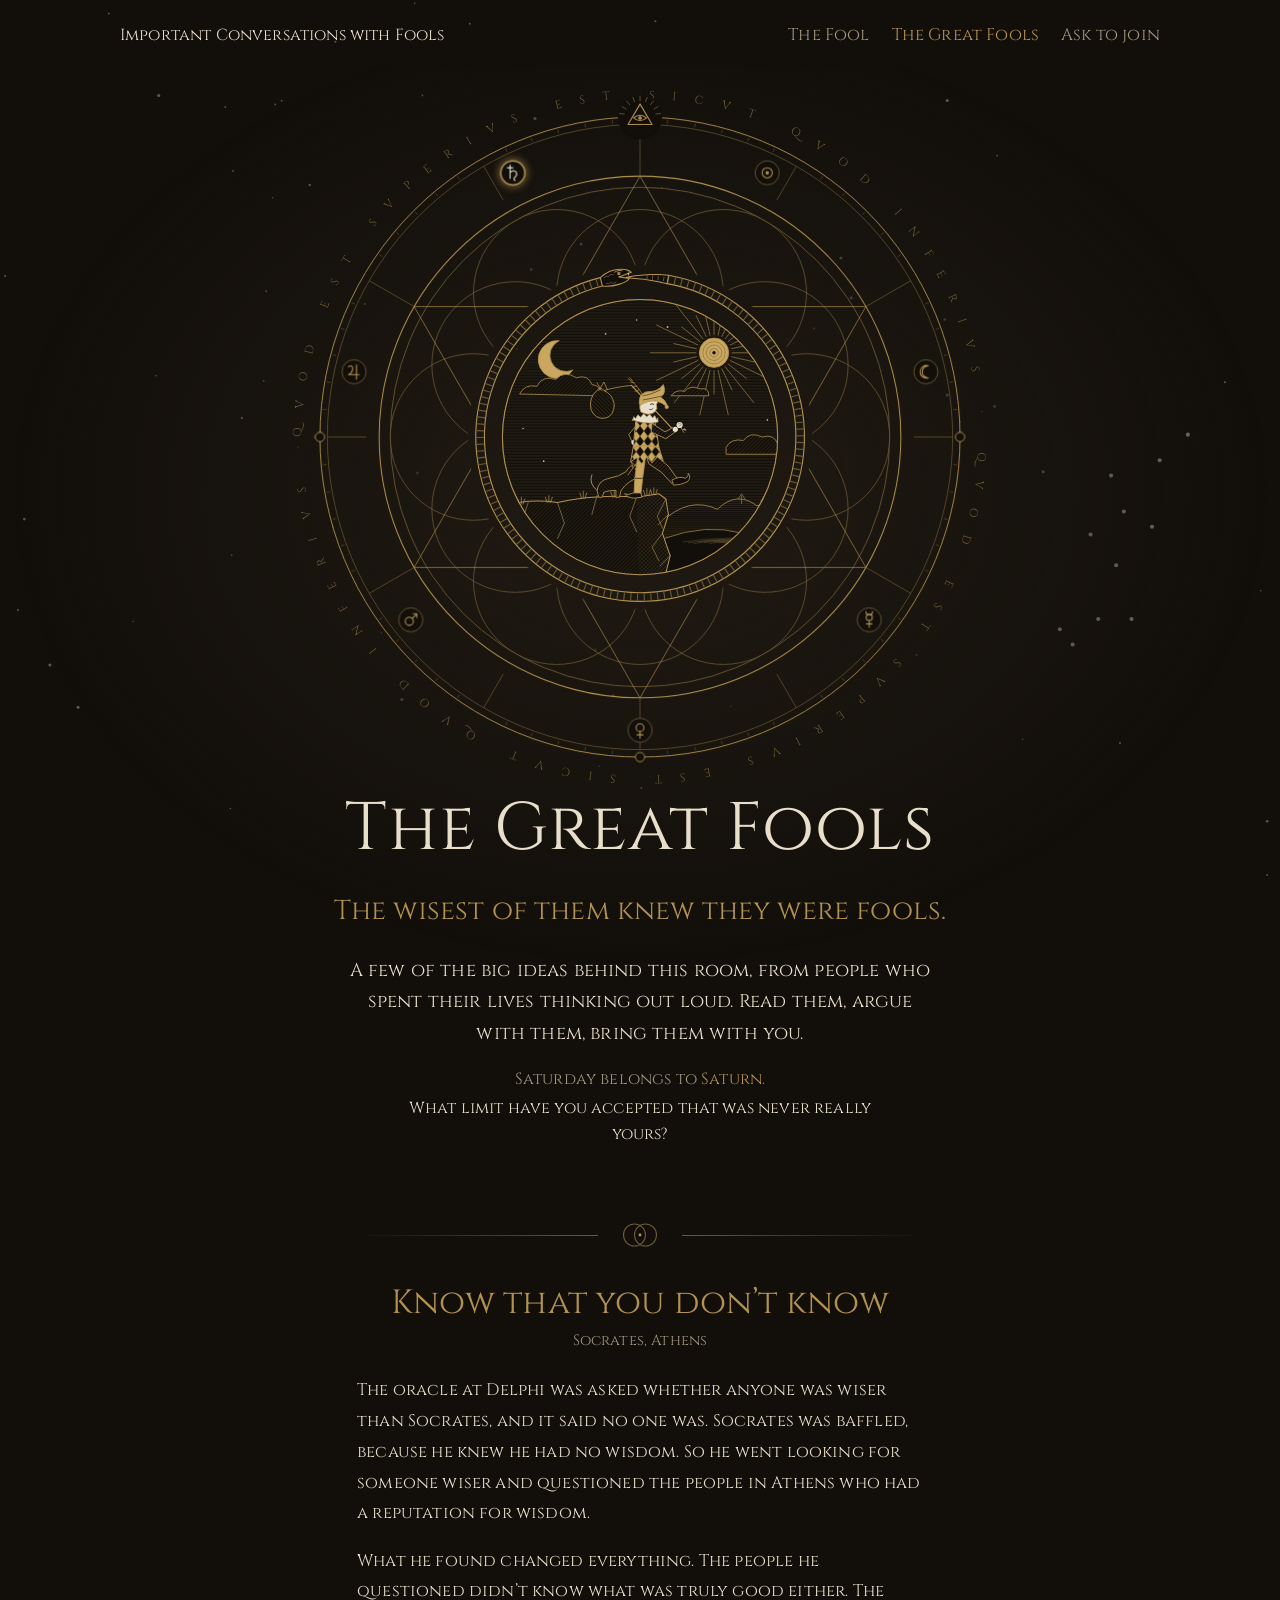
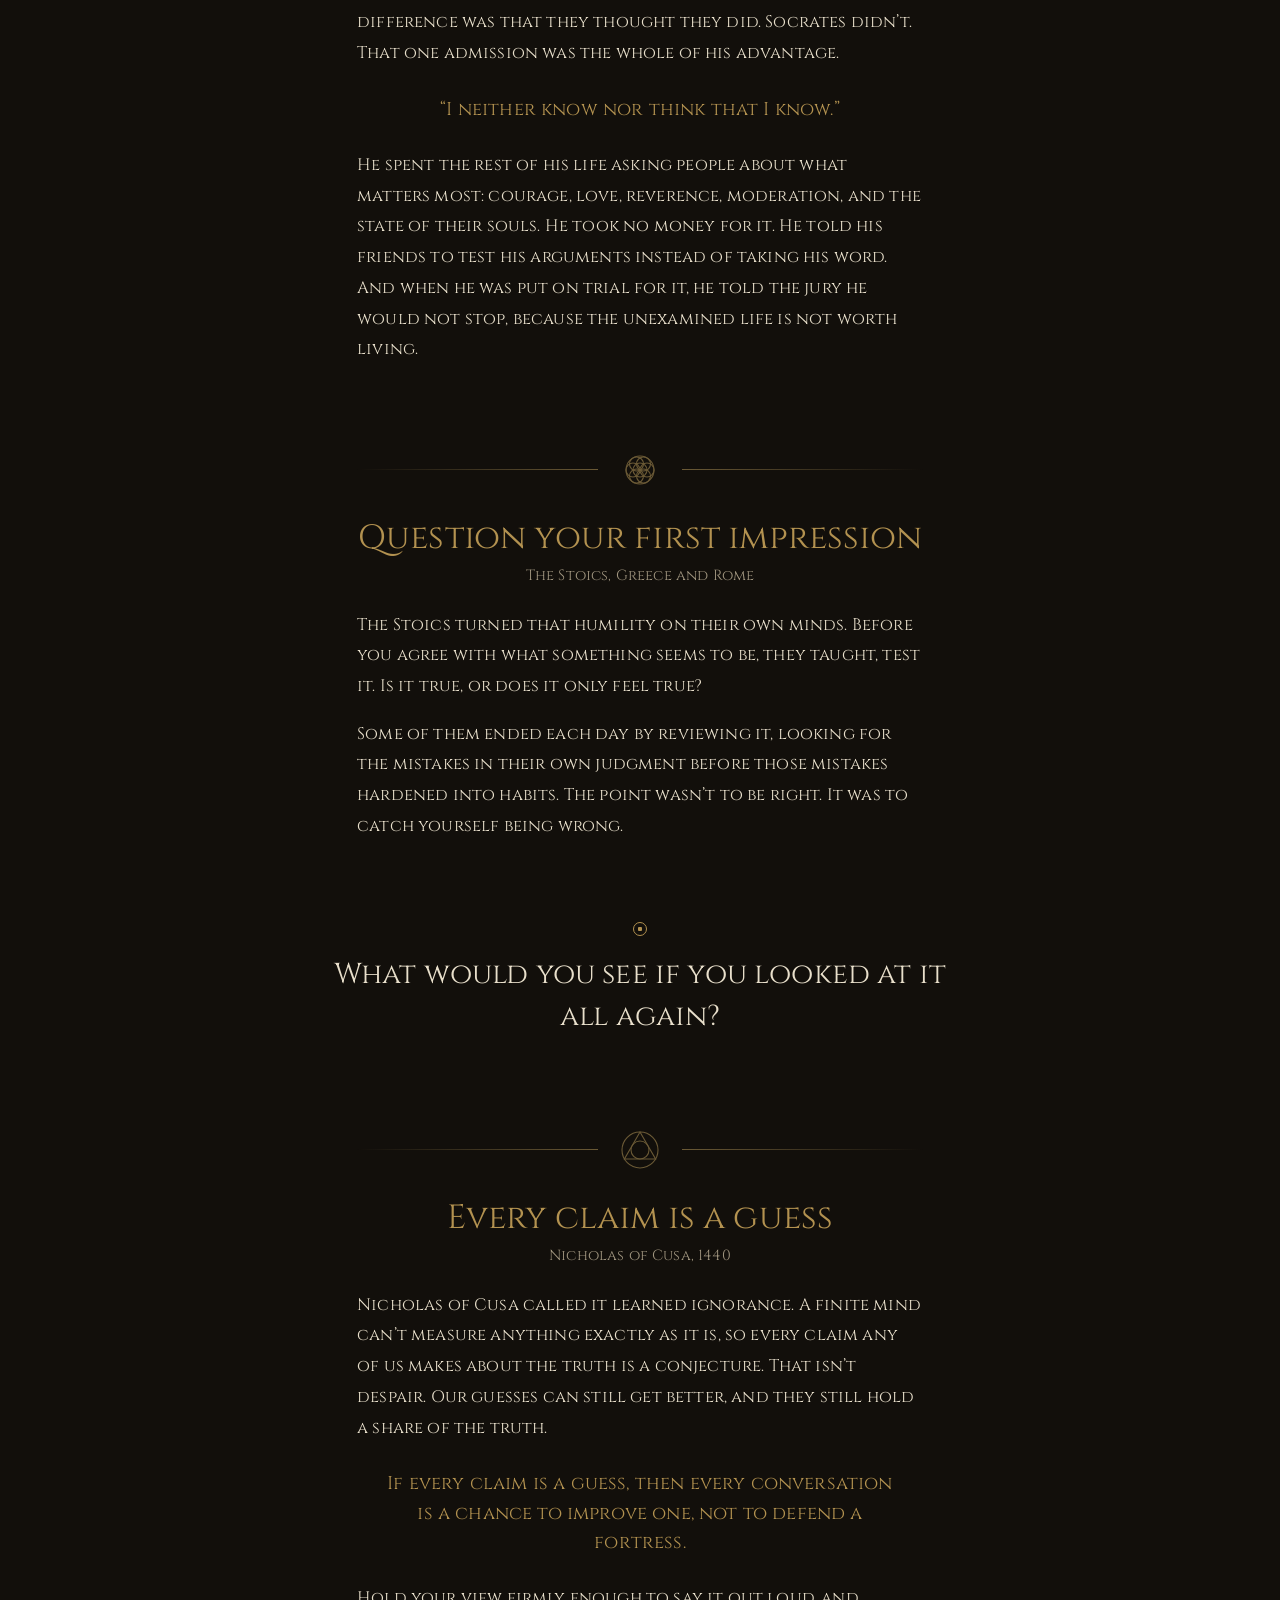
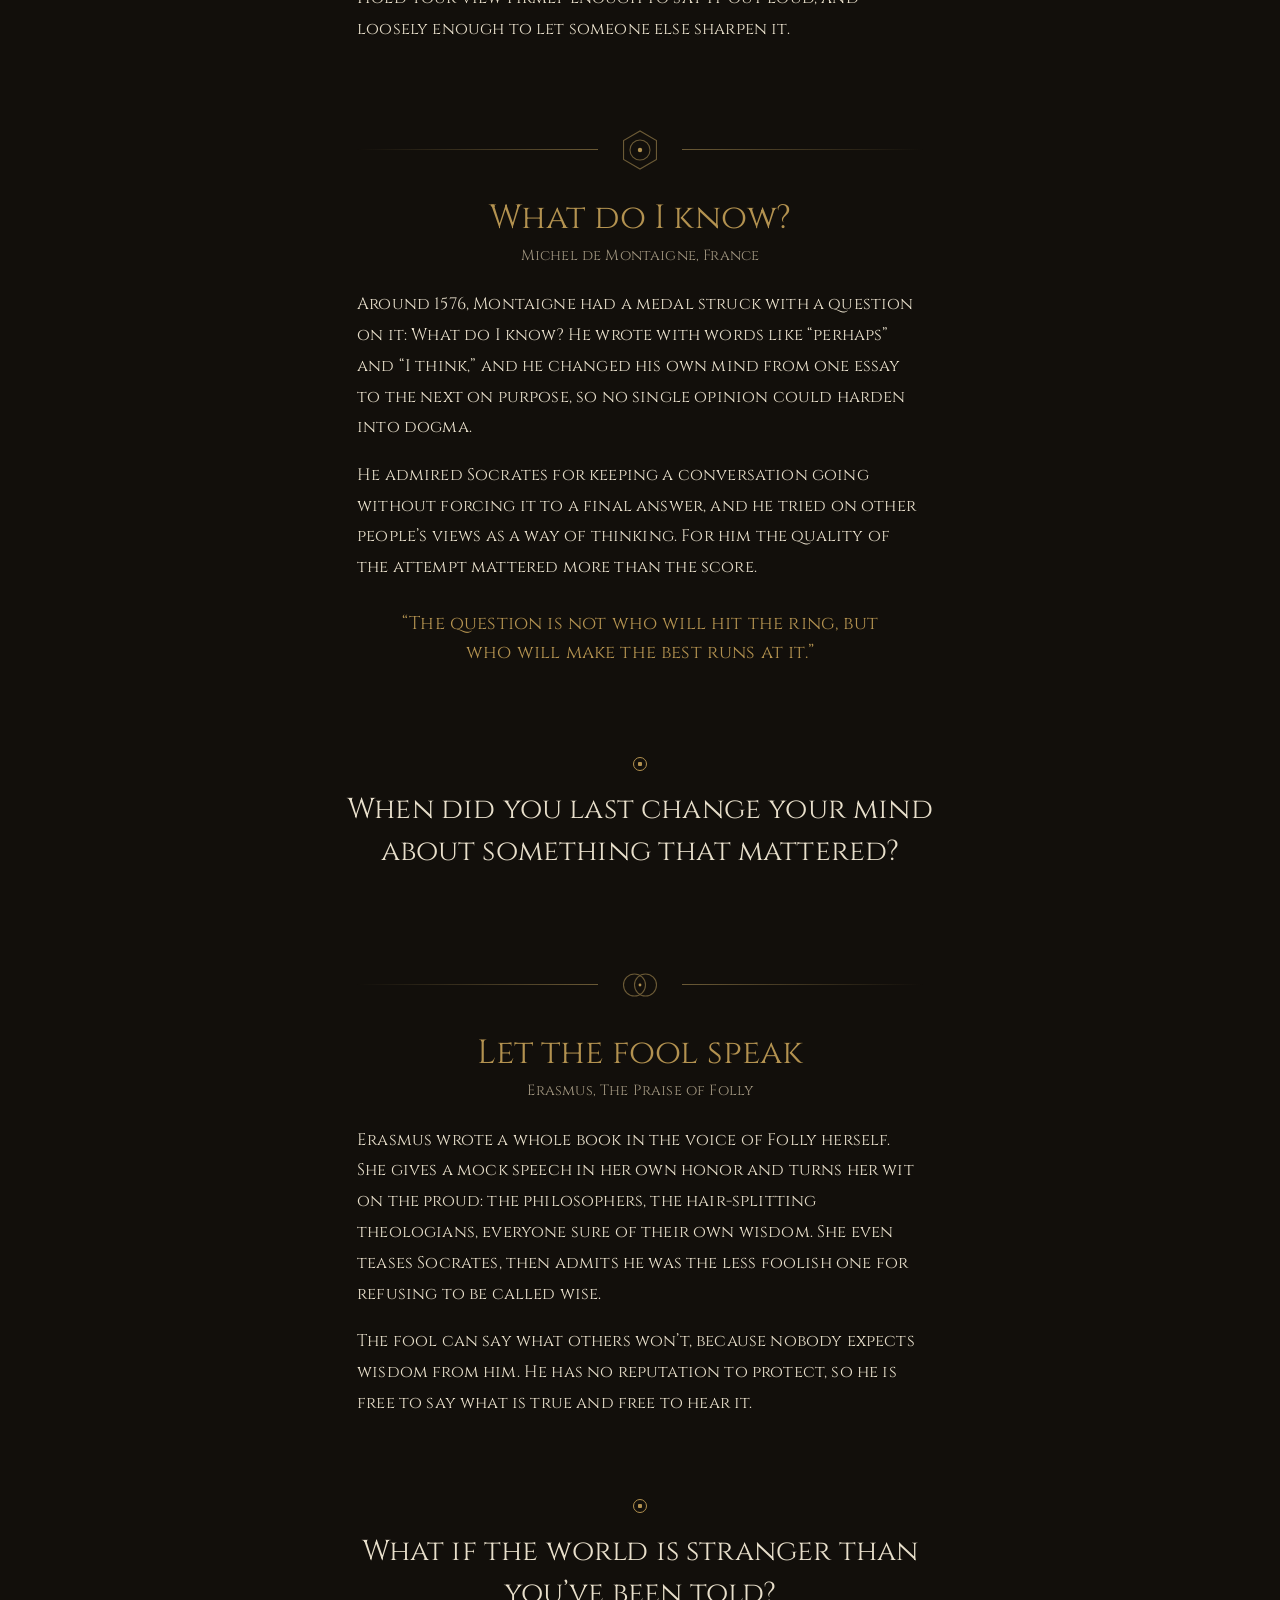
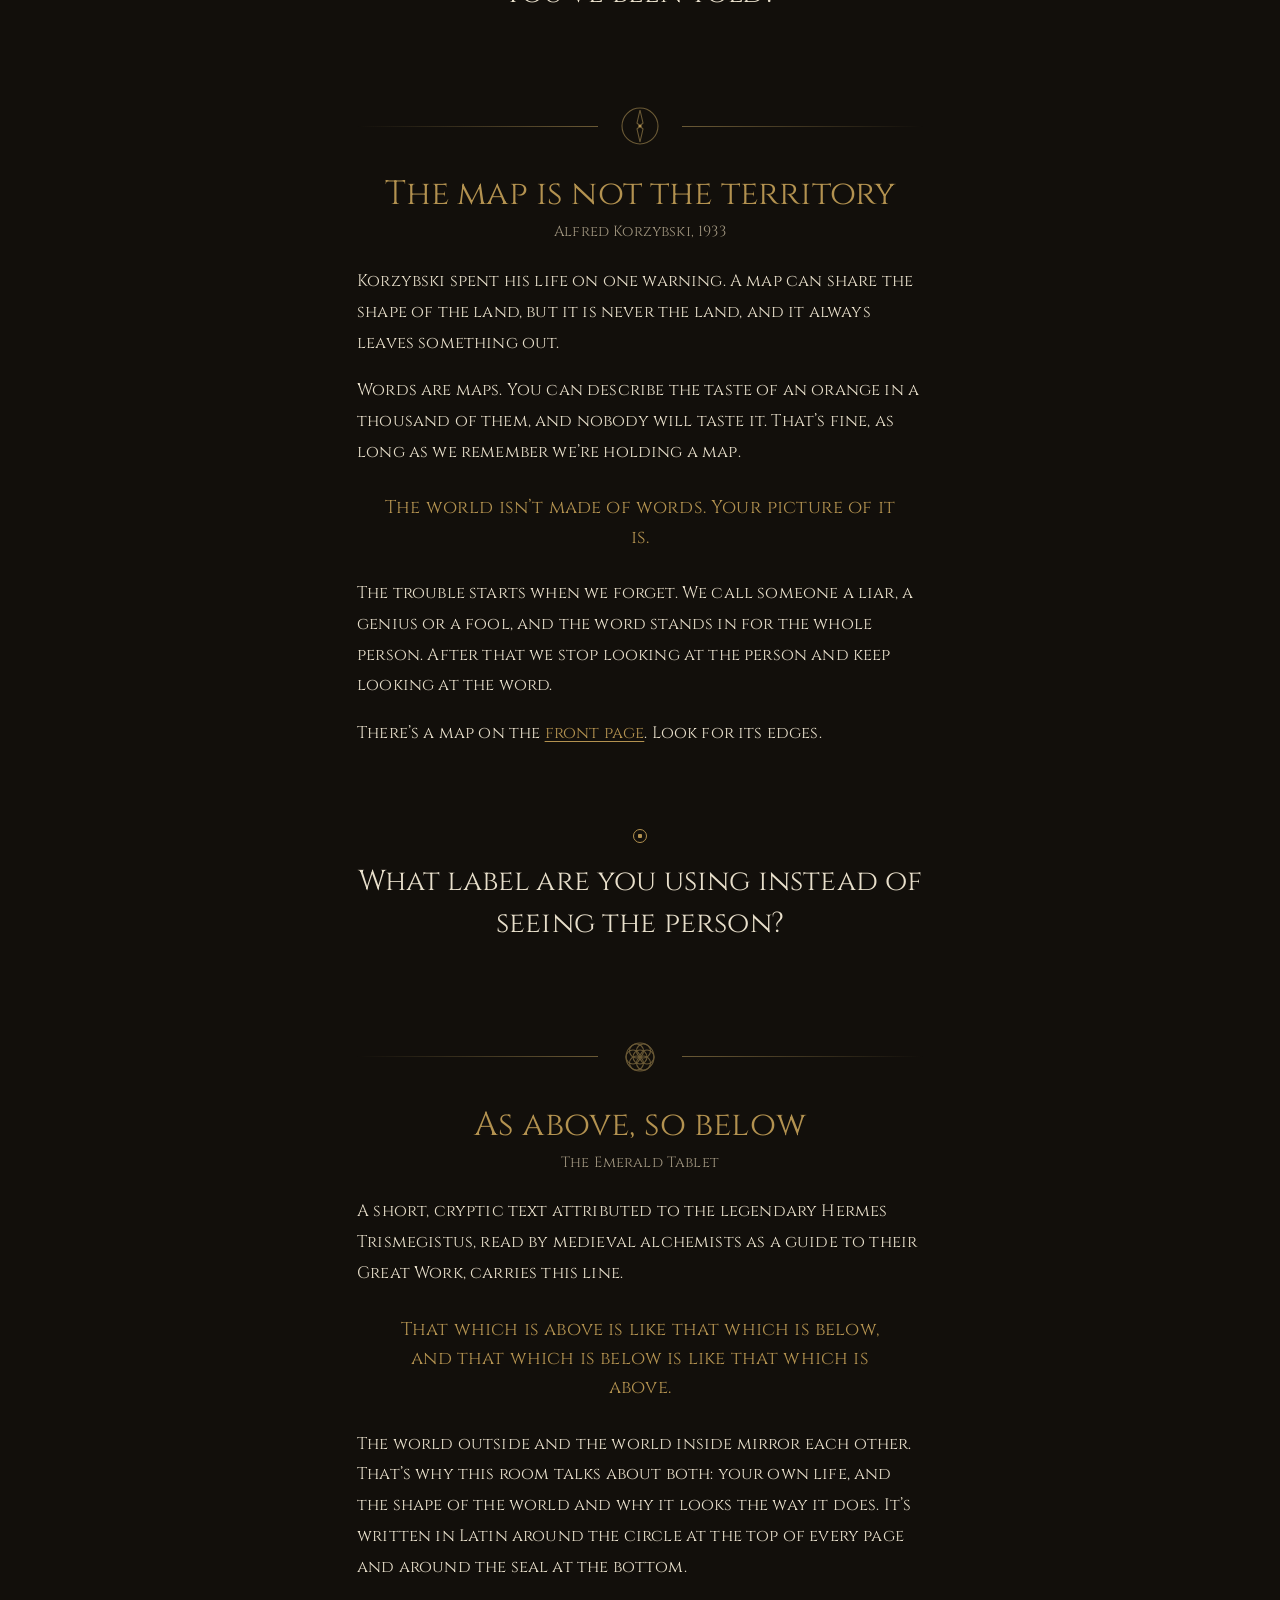
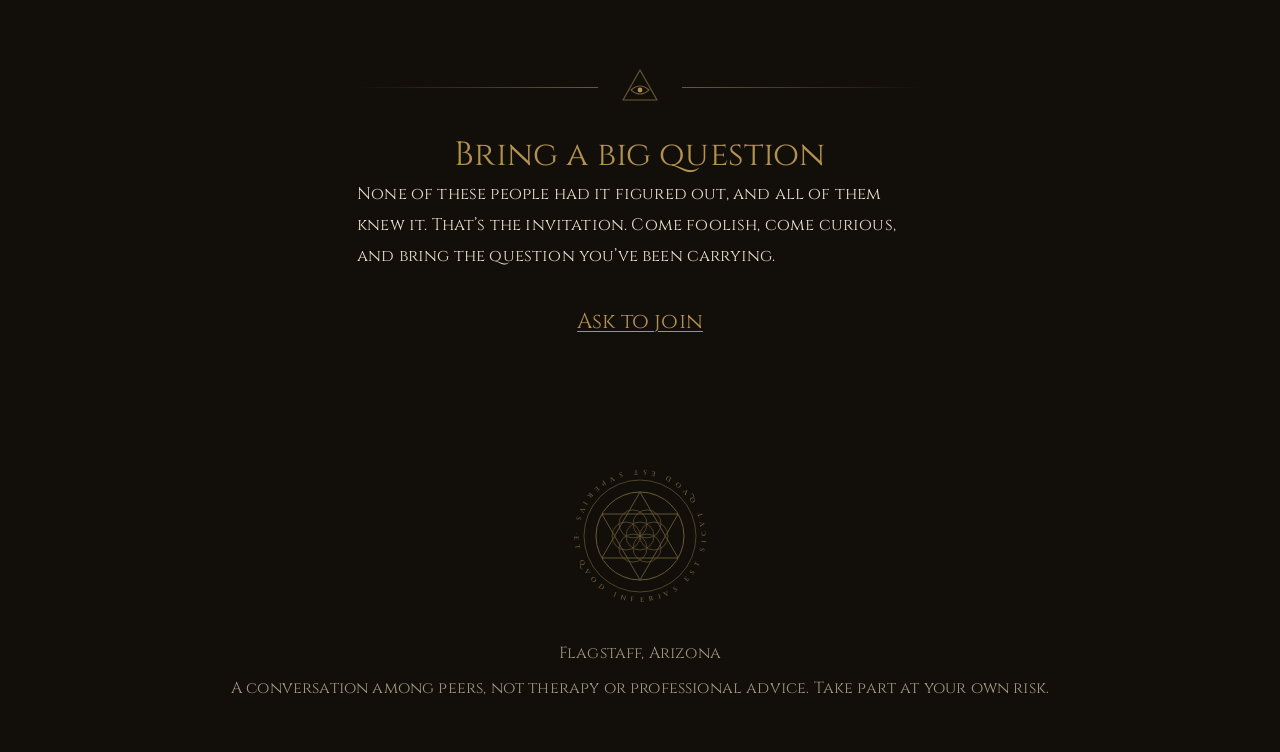
<file: great-fools.html>
<!doctype html>
<html lang="en">
<head>
<meta charset="utf-8">
<meta name="viewport" content="width=device-width, initial-scale=1">
<title>The Great Fools | Important Conversations with Fools</title>
<meta name="description" content="Big ideas from the great fools of history: Socrates, the Stoics, Nicholas of Cusa, Montaigne, Erasmus, Korzybski and the Emerald Tablet.">
<meta property="og:type" content="website">
<meta property="og:site_name" content="Important Conversations with Fools">
<meta property="og:title" content="The Great Fools | Important Conversations with Fools">
<meta property="og:description" content="Big ideas from the great fools of history: Socrates, the Stoics, Nicholas of Cusa, Montaigne, Erasmus, Korzybski and the Emerald Tablet.">
<meta property="og:url" content="https://brewberryta.github.io/CWF/great-fools.html">
<meta property="og:image" content="https://brewberryta.github.io/CWF/share/great-fools.jpg">
<meta property="og:image:type" content="image/jpeg">
<meta property="og:image:width" content="1200">
<meta property="og:image:height" content="630">
<meta property="og:image:alt" content="A gold esoteric seal around the Fool at a cliff edge, beside the title The Great Fools">
<meta name="twitter:card" content="summary_large_image">
<meta name="twitter:title" content="The Great Fools | Important Conversations with Fools">
<meta name="twitter:description" content="Big ideas from the great fools of history: Socrates, the Stoics, Nicholas of Cusa, Montaigne, Erasmus, Korzybski and the Emerald Tablet.">
<meta name="twitter:image" content="https://brewberryta.github.io/CWF/share/great-fools.jpg">
<meta name="theme-color" content="#120F0B">
<link rel="canonical" href="https://brewberryta.github.io/CWF/great-fools.html">
<link rel="apple-touch-icon" href="apple-touch-icon.png">
<link rel="icon" href="data:image/svg+xml,%3Csvg xmlns='http://www.w3.org/2000/svg' viewBox='0 0 32 32'%3E%3Crect width='32' height='32' fill='%23120F0B'/%3E%3Ccircle cx='16' cy='16' r='11' fill='none' stroke='%23B39250' stroke-width='2'/%3E%3Ccircle cx='16' cy='16' r='2.6' fill='%23B39250'/%3E%3C/svg%3E">

<style>
@font-face{font-family:Cinzel;src:url(fonts/cinzel-400.woff2) format("woff2");font-weight:400;font-display:swap}
@font-face{font-family:Cinzel;src:url(fonts/cinzel-600.woff2) format("woff2");font-weight:600;font-display:swap}
@font-face{font-family:Cinzel;src:url(fonts/cinzel-700.woff2) format("woff2");font-weight:700;font-display:swap}
:root{--ink:#120F0B;--ink-2:#1B1712;--gold:#B39250;--gold-dim:#6B5A36;--bone:#E8DFCB;--ash:#A0957F}
*{box-sizing:border-box}
html{background:var(--ink)}
body{margin:0;background:var(--ink);color:var(--bone);font-family:Cinzel,Georgia,serif;font-size:1.04rem;line-height:1.85;letter-spacing:.01em}
.sky{position:fixed;inset:0;width:100%;height:100%;z-index:0;pointer-events:none}
.site,main,footer{position:relative;z-index:1}
a{color:var(--gold);text-underline-offset:3px;text-decoration-thickness:1px}
a:hover{color:var(--bone)}
:focus-visible{outline:2px solid var(--gold);outline-offset:3px}
.wrap{max-width:1080px;margin:0 auto;padding:0 20px}
.site .wrap{display:flex;justify-content:space-between;align-items:baseline;flex-wrap:wrap;gap:6px 24px;padding-top:20px;padding-bottom:16px}
.brand{font-family:Cinzel,Georgia,serif;font-size:1rem;color:var(--bone);text-decoration:none}
nav{display:flex;flex-wrap:wrap;gap:4px 22px}
nav a{white-space:nowrap;margin-left:0;color:var(--ash);text-decoration:none;font-size:1.05rem}
nav a:first-child{margin-left:0}
.mail{text-align:center;margin:1.2em 0}
.muse{font-size:clamp(1.25rem,3.2vw,1.8rem);line-height:1.45;color:var(--bone);text-align:center;max-width:22em;margin:24px auto 64px;padding:0 8px}
.muse::before{content:"";display:block;width:12px;height:12px;margin:0 auto 18px;border:1px solid var(--gold);border-radius:50%;background:radial-gradient(circle,var(--gold) 0 2px,transparent 2.5px)}
section .muse{margin:8px auto 28px;font-size:clamp(1.15rem,2.8vw,1.5rem)}
.mail-link{font-size:clamp(1.2rem,3.4vw,1.6rem);color:var(--gold);word-break:break-all}
.note{color:var(--ash);font-size:.95rem;text-align:center}
.idea h2{margin-bottom:.15em}
.idea .who{text-align:center;color:var(--ash);font-size:.92rem;margin:0 0 1.4em}
.big{font-size:1.15rem;color:var(--gold);text-align:center;margin:1.4em auto;max-width:28em;line-height:1.6}
nav a:hover,nav a[aria-current]{color:var(--gold)}
h1,h2{font-family:Cinzel,Georgia,serif;font-weight:400;margin:0}
h1{font-size:clamp(2.1rem,5.4vw,4.2rem);line-height:1.08;letter-spacing:.01em;margin:0 auto .3em;max-width:13em}
.motto{font-size:clamp(1.25rem,2.6vw,1.7rem);color:var(--gold);margin:0 auto .7em}
h2{font-size:clamp(1.5rem,3.4vw,2.1rem);line-height:1.1;color:var(--gold);margin-bottom:.7em;text-align:center}
p{margin:0 0 1em}
.hero{text-align:center;padding:0 0 40px;background:radial-gradient(ellipse 70% 60% at 50% 38%,#211b13 0,rgba(18,15,11,0) 70%)}
.geo{display:block;width:min(100%,740px);height:auto;margin:0 auto -14px}
.lede{font-size:1.15rem;line-height:1.7;max-width:32em;margin:0 auto}
.geo .g{stroke-dasharray:1;stroke-dashoffset:1;animation:draw 1.8s cubic-bezier(.3,.1,.2,1) var(--d,0s) forwards}
.geo .seal,.geo .late{opacity:0;animation:appear 1.4s ease-out 1.7s forwards}
@keyframes draw{to{stroke-dashoffset:0}}
@keyframes appear{to{opacity:1}}
@keyframes spin{to{transform:rotate(360deg)}}
@keyframes tw{0%{opacity:.15}100%{opacity:.9}}
@keyframes breathe{0%,100%{opacity:.55}50%{opacity:1}}
.spin,.spin-r,.spin-t{transform-box:view-box;transform-origin:400px 400px}
.spin{animation:spin 240s linear infinite}
.spin-r{animation:spin 180s linear infinite reverse}
.spin-t{animation:spin 420s linear infinite reverse}
.upright{transform-box:fill-box;transform-origin:center;animation:spin 240s linear infinite reverse}
.serpent{transform-box:view-box;transform-origin:200px 200px;animation:spin 110s linear infinite}
.rays{transform-box:view-box;transform-origin:278px 108px;animation:spin 60s linear infinite}
.tw{animation:tw var(--t,5s) ease-in-out var(--d,0s) infinite alternate}
.eye{animation:breathe 7s ease-in-out infinite}
.inscr{font-family:Cinzel,Georgia,serif;letter-spacing:.08em}
.col{max-width:34em;margin:0 auto}
section.part{padding:24px 0 40px}
.mark{display:flex;align-items:center;gap:18px;margin:0 0 26px;color:var(--gold-dim)}
.mark::before{content:"";flex:1;height:1px;background:linear-gradient(90deg,rgba(107,90,54,0),var(--gold-dim))}
.mark::after{content:"";flex:1;height:1px;background:linear-gradient(90deg,var(--gold-dim),rgba(107,90,54,0))}
.mark svg{width:48px;height:48px;flex:none;animation:spin 90s linear infinite}
.mark.r svg{animation-direction:reverse}
.mark.still svg{animation:none}
.facts{margin:0;padding:0;list-style:none}
.facts li{padding:14px 0;border-top:1px solid var(--ink-2)}
.facts li:first-child{border-top:0;padding-top:0}
form{display:grid;gap:22px;margin-top:8px}
label{display:block;color:var(--ash);font-size:1.05rem;margin-bottom:6px}
input,textarea{width:100%;background:var(--ink-2);color:var(--bone);border:1px solid var(--gold-dim);border-radius:2px;padding:12px 14px;font:inherit;font-size:1.1rem}
input:focus,textarea:focus{border-color:var(--gold)}
textarea{min-height:170px;resize:vertical}
button{justify-self:start;background:var(--gold);color:var(--ink);border:0;border-radius:2px;padding:13px 28px;font-family:Cinzel,Georgia,serif;font-size:1.1rem;font-weight:600;cursor:pointer}
button:hover{background:var(--bone)}
button[disabled]{opacity:.6;cursor:wait}
.status{min-height:1.6em;color:var(--ash);margin:0}
.status.ok{color:var(--gold)}
.hp{position:absolute;left:-9999px}
.cta{font-family:Cinzel,Georgia,serif;font-size:1.35rem;text-align:center;margin-top:1.4em}
footer{margin-top:40px;color:var(--ash);font-size:1rem;text-align:center}
footer .below{display:block;width:170px;height:170px;margin:0 auto 18px;color:var(--gold-dim)}
footer .below .spin-t,footer .below .spin{transform-origin:85px 85px}
footer .wrap{padding-top:8px;padding-bottom:44px}
footer p{margin:0 0 .3em}
@media (max-width:640px){nav{gap:2px 16px}.lede{font-size:1.05rem}body{font-size:.98rem}}
@media (prefers-reduced-motion:reduce){
  .geo .g{animation:none;stroke-dashoffset:0}
  .geo .seal,.geo .late{animation:none;opacity:1}
  .spin,.spin-r,.spin-t,.upright,.serpent,.rays,.tw,.eye,.mark svg{animation:none}
}
</style>
<link rel="stylesheet" href="fools.css?v=10231702">
</head>
<body>
<svg class="sky" viewBox="0 0 1000 1000" preserveAspectRatio="xMidYMid slice" aria-hidden="true"><g fill="#E8DFCB" opacity=".35"><circle class="tw" style="--d:0.4s;--t:5.7s" cx="324" cy="151" r="0.6"/><circle class="tw" style="--d:1.3s;--t:3.4s" cx="366" cy="58" r="1.2"/><circle class="tw" style="--d:2.5s;--t:7.1s" cx="418" cy="241" r="1.2"/><circle class="tw" style="--d:5.7s;--t:5.9s" cx="124" cy="223" r="1.2"/><circle class="tw" style="--d:3.3s;--t:3.7s" cx="397" cy="976" r="0.6"/><circle class="tw" style="--d:1.9s;--t:7.1s" cx="419" cy="541" r="1.2"/><circle class="tw" style="--d:2.2s;--t:5.7s" cx="181" cy="582" r="0.7"/><circle class="tw" style="--d:3.0s;--t:5.7s" cx="63" cy="60" r="0.7"/><circle class="tw" style="--d:2.2s;--t:4.2s" cx="777" cy="466" r="1"/><circle class="tw" style="--d:3.4s;--t:5.6s" cx="180" cy="780" r="0.6"/><circle class="tw" style="--d:3.7s;--t:3.4s" cx="875" cy="729" r="0.8"/><circle class="tw" style="--d:0.9s;--t:5.4s" cx="512" cy="165" r="0.8"/><circle class="tw" style="--d:3.4s;--t:7.4s" cx="39" cy="668" r="1.2"/><circle class="tw" style="--d:3.0s;--t:7.0s" cx="314" cy="695" r="1.2"/><circle class="tw" style="--d:2.8s;--t:6.3s" cx="69" cy="94" r="0.8"/><circle class="tw" style="--d:6.0s;--t:7.1s" cx="61" cy="701" r="1.2"/><circle class="tw" style="--d:0.1s;--t:5.3s" cx="285" cy="386" r="0.8"/><circle class="tw" style="--d:1.3s;--t:4.4s" cx="168" cy="117" r="0.6"/><circle class="tw" style="--d:0.5s;--t:5.2s" cx="738" cy="398" r="1"/><circle class="tw" style="--d:5.2s;--t:4.4s" cx="549" cy="883" r="1"/><circle class="tw" style="--d:5.7s;--t:3.8s" cx="415" cy="359" r="1"/><circle class="tw" style="--d:0.1s;--t:7.2s" cx="176" cy="232" r="0.7"/><circle class="tw" style="--d:2.5s;--t:4.8s" cx="182" cy="282" r="0.7"/><circle class="tw" style="--d:5.7s;--t:6.3s" cx="566" cy="953" r="1.2"/><circle class="tw" style="--d:2.4s;--t:5.0s" cx="740" cy="457" r="1.2"/><circle class="tw" style="--d:1.1s;--t:7.9s" cx="104" cy="634" r="0.6"/><circle class="tw" style="--d:0.3s;--t:3.0s" cx="441" cy="110" r="1.2"/><circle class="tw" style="--d:3.7s;--t:3.4s" cx="151" cy="101" r="0.8"/><circle class="tw" style="--d:5.7s;--t:6.0s" cx="208" cy="376" r="0.8"/><circle class="tw" style="--d:6.0s;--t:5.3s" cx="474" cy="115" r="1"/><circle class="tw" style="--d:4.5s;--t:6.7s" cx="484" cy="86" r="0.6"/><circle class="tw" style="--d:0.1s;--t:7.8s" cx="479" cy="692" r="1.2"/><circle class="tw" style="--d:5.5s;--t:6.8s" cx="528" cy="147" r="1.2"/><circle class="tw" style="--d:4.2s;--t:4.3s" cx="298" cy="643" r="0.6"/><circle class="tw" style="--d:3.2s;--t:6.9s" cx="367" cy="167" r="0.7"/><circle class="tw" style="--d:4.8s;--t:7.1s" cx="330" cy="223" r="0.7"/><circle class="tw" style="--d:3.0s;--t:6.7s" cx="740" cy="227" r="1.2"/><circle class="tw" style="--d:1.6s;--t:6.5s" cx="990" cy="790" r="1"/><circle class="tw" style="--d:5.7s;--t:4.8s" cx="957" cy="447" r="0.8"/><circle class="tw" style="--d:2.0s;--t:5.4s" cx="220" cy="227" r="0.7"/><circle class="tw" style="--d:2.9s;--t:6.3s" cx="985" cy="610" r="0.6"/><circle class="tw" style="--d:5.5s;--t:6.9s" cx="800" cy="85" r="0.6"/><circle class="tw" style="--d:2.6s;--t:6.2s" cx="750" cy="478" r="0.7"/><circle class="tw" style="--d:2.8s;--t:6.7s" cx="87" cy="946" r="1"/><circle class="tw" style="--d:0.2s;--t:6.0s" cx="85" cy="159" r="0.7"/><circle class="tw" style="--d:5.0s;--t:7.9s" cx="465" cy="656" r="1.2"/><circle class="tw" style="--d:3.3s;--t:3.1s" cx="657" cy="350" r="1.2"/><circle class="tw" style="--d:3.2s;--t:7.7s" cx="799" cy="726" r="0.6"/><circle class="tw" style="--d:0.2s;--t:4.1s" cx="434" cy="872" r="0.7"/><circle class="tw" style="--d:1.6s;--t:5.1s" cx="501" cy="764" r="0.8"/><circle class="tw" style="--d:5.4s;--t:6.3s" cx="131" cy="910" r="0.8"/><circle class="tw" style="--d:0.8s;--t:3.8s" cx="815" cy="517" r="1.2"/><circle class="tw" style="--d:3.7s;--t:6.9s" cx="511" cy="873" r="0.7"/><circle class="tw" style="--d:4.4s;--t:5.8s" cx="150" cy="142" r="1.2"/><circle class="tw" style="--d:2.9s;--t:6.9s" cx="326" cy="518" r="1.2"/><circle class="tw" style="--d:1.7s;--t:6.9s" cx="883" cy="57" r="0.7"/><circle class="tw" style="--d:2.7s;--t:6.1s" cx="508" cy="562" r="0.6"/><circle class="tw" style="--d:2.7s;--t:5.7s" cx="506" cy="512" r="0.8"/><circle class="tw" style="--d:5.3s;--t:7.7s" cx="478" cy="942" r="1.2"/><circle class="tw" style="--d:5.0s;--t:3.7s" cx="260" cy="560" r="0.7"/><circle class="tw" style="--d:4.0s;--t:5.1s" cx="122" cy="442" r="0.6"/><circle class="tw" style="--d:5.4s;--t:3.8s" cx="213" cy="303" r="0.6"/><circle class="tw" style="--d:1.5s;--t:3.7s" cx="716" cy="660" r="0.7"/><circle class="tw" style="--d:2.4s;--t:5.4s" cx="468" cy="747" r="0.6"/><circle class="tw" style="--d:4.2s;--t:8.0s" cx="990" cy="832" r="0.7"/><circle class="tw" style="--d:1.9s;--t:6.6s" cx="404" cy="421" r="0.8"/><circle class="tw" style="--d:4.2s;--t:4.9s" cx="19" cy="554" r="1"/><circle class="tw" style="--d:0.7s;--t:7.6s" cx="517" cy="295" r="0.6"/><circle class="tw" style="--d:1.6s;--t:3.2s" cx="229" cy="876" r="0.6"/><circle class="tw" style="--d:4.9s;--t:7.2s" cx="779" cy="270" r="0.7"/><circle class="tw" style="--d:0.9s;--t:7.6s" cx="676" cy="946" r="1"/><circle class="tw" style="--d:1.7s;--t:7.0s" cx="571" cy="700" r="0.6"/><circle class="tw" style="--d:5.6s;--t:6.2s" cx="183" cy="895" r="0.8"/><circle class="tw" style="--d:0.4s;--t:7.3s" cx="802" cy="84" r="0.7"/><circle class="tw" style="--d:2.5s;--t:7.6s" cx="454" cy="339" r="1.2"/><circle class="tw" style="--d:5.6s;--t:7.8s" cx="622" cy="43" r="0.7"/><circle class="tw" style="--d:3.8s;--t:5.7s" cx="262" cy="181" r="0.8"/><circle class="tw" style="--d:1.6s;--t:7.0s" cx="206" cy="446" r="0.7"/><circle class="tw" style="--d:4.4s;--t:5.8s" cx="994" cy="37" r="0.6"/><circle class="tw" style="--d:0.6s;--t:7.1s" cx="189" cy="475" r="1"/><circle class="tw" style="--d:5.8s;--t:4.5s" cx="432" cy="495" r="1"/><circle class="tw" style="--d:5.0s;--t:6.5s" cx="215" cy="230" r="0.7"/><circle class="tw" style="--d:5.9s;--t:7.2s" cx="636" cy="405" r="0.8"/><circle class="tw" style="--d:2.6s;--t:3.3s" cx="14" cy="625" r="0.8"/><circle class="tw" style="--d:4.0s;--t:4.4s" cx="665" cy="381" r="1.2"/><circle class="tw" style="--d:1.1s;--t:4.3s" cx="242" cy="293" r="1"/><circle class="tw" style="--d:5.8s;--t:5.7s" cx="4" cy="364" r="0.8"/><circle class="tw" style="--d:1.3s;--t:3.9s" cx="244" cy="966" r="0.8"/><circle class="tw" style="--d:3.0s;--t:4.0s" cx="335" cy="84" r="0.8"/><circle class="tw" style="--d:4.9s;--t:3.7s" cx="505" cy="5" r="0.8"/></g></svg>
<header class="site"><div class="wrap">
  <a class="brand" href="index.html">Important Conversations with Fools</a>
  <nav><a href="the-fool.html">The Fool</a><a href="great-fools.html" aria-current="page">The Great Fools</a><a href="index.html#apply">Ask to join</a></nav>
</div></header>
<main>
<section class="hero"><div class="wrap">
  <svg class="geo" viewBox="0 0 800 800" role="img" aria-label="A fool at a cliff edge inside a serpent ring, at the center of a gold flower of life, hexagram and compass ringed by the seven planetary signs and an eye in a triangle">
  <defs>
    <clipPath id="bound"><circle cx="400" cy="400" r="270"/></clipPath>
    <clipPath id="inner"><circle cx="200" cy="200" r="160"/></clipPath>
    <mask id="hole"><rect width="800" height="800" fill="#fff"/><circle cx="400" cy="400" r="186" fill="#000"/></mask>
    <path id="above" d="M400 400 m-366 0 a366 366 0 1 1 732 0 a366 366 0 1 1 -732 0"/>
  </defs>
  <g mask="url(#hole)">
    <g clip-path="url(#bound)" stroke="#6B5A36" stroke-width=".9" fill="none"><circle class="g" pathLength="1" style="--d:0.00s" cx="400.0" cy="400.0" r="90"/><circle class="g" pathLength="1" style="--d:0.05s" cx="310.0" cy="400.0" r="90"/><circle class="g" pathLength="1" style="--d:0.10s" cx="355.0" cy="477.9" r="90"/><circle class="g" pathLength="1" style="--d:0.15s" cx="355.0" cy="322.1" r="90"/><circle class="g" pathLength="1" style="--d:0.20s" cx="445.0" cy="477.9" r="90"/><circle class="g" pathLength="1" style="--d:0.25s" cx="445.0" cy="322.1" r="90"/><circle class="g" pathLength="1" style="--d:0.30s" cx="490.0" cy="400.0" r="90"/><circle class="g" pathLength="1" style="--d:0.35s" cx="265.0" cy="477.9" r="90"/><circle class="g" pathLength="1" style="--d:0.40s" cx="265.0" cy="322.1" r="90"/><circle class="g" pathLength="1" style="--d:0.45s" cx="400.0" cy="555.9" r="90"/><circle class="g" pathLength="1" style="--d:0.50s" cx="400.0" cy="244.1" r="90"/><circle class="g" pathLength="1" style="--d:0.55s" cx="535.0" cy="477.9" r="90"/><circle class="g" pathLength="1" style="--d:0.60s" cx="535.0" cy="322.1" r="90"/><circle class="g" pathLength="1" style="--d:0.65s" cx="220.0" cy="400.0" r="90"/><circle class="g" pathLength="1" style="--d:0.70s" cx="310.0" cy="555.9" r="90"/><circle class="g" pathLength="1" style="--d:0.75s" cx="310.0" cy="244.1" r="90"/><circle class="g" pathLength="1" style="--d:0.80s" cx="490.0" cy="555.9" r="90"/><circle class="g" pathLength="1" style="--d:0.85s" cx="490.0" cy="244.1" r="90"/><circle class="g" pathLength="1" style="--d:0.90s" cx="580.0" cy="400.0" r="90"/></g>
    <circle class="g" pathLength="1" style="--d:0.4s" cx="400" cy="400" r="270" fill="none" stroke="#6B5A36" stroke-width="1"/><circle class="g" pathLength="1" style="--d:0.6s" cx="400" cy="400" r="282" fill="none" stroke="#B39250" stroke-width="1.1"/>
    <g class="spin-r"><path class="g" pathLength="1" style="--d:0.9s" d="M400.0 118.0 L644.2 541.0 L155.8 541.0 Z" fill="none" stroke="#B39250" stroke-width=".9" opacity=".8"/><path class="g" pathLength="1" style="--d:1.1s" d="M400.0 682.0 L155.8 259.0 L644.2 259.0 Z" fill="none" stroke="#B39250" stroke-width=".9" opacity=".8"/></g>
    <g class="spin">
      <g stroke="#6B5A36" stroke-width=".8"><line class="g" pathLength="1" style="--d:1.2s" x1="400.0" y1="118.0" x2="400.0" y2="62.0"/><line class="g" pathLength="1" style="--d:1.2s" x1="548.0" y1="143.7" x2="569.0" y2="107.3"/><line class="g" pathLength="1" style="--d:1.2s" x1="644.2" y1="259.0" x2="692.7" y2="231.0"/><line class="g" pathLength="1" style="--d:1.2s" x1="696.0" y1="400.0" x2="738.0" y2="400.0"/><line class="g" pathLength="1" style="--d:1.2s" x1="644.2" y1="541.0" x2="692.7" y2="569.0"/><line class="g" pathLength="1" style="--d:1.2s" x1="548.0" y1="656.3" x2="569.0" y2="692.7"/><line class="g" pathLength="1" style="--d:1.2s" x1="400.0" y1="682.0" x2="400.0" y2="738.0"/><line class="g" pathLength="1" style="--d:1.2s" x1="252.0" y1="656.3" x2="231.0" y2="692.7"/><line class="g" pathLength="1" style="--d:1.2s" x1="155.8" y1="541.0" x2="107.3" y2="569.0"/><line class="g" pathLength="1" style="--d:1.2s" x1="104.0" y1="400.0" x2="62.0" y2="400.0"/><line class="g" pathLength="1" style="--d:1.2s" x1="155.8" y1="259.0" x2="107.3" y2="231.0"/><line class="g" pathLength="1" style="--d:1.2s" x1="252.0" y1="143.7" x2="231.0" y2="107.3"/></g>
      <circle class="g" pathLength="1" style="--d:0.8s" cx="400" cy="400" r="338" fill="none" stroke="#6B5A36" stroke-width="0.8"/><circle class="g" pathLength="1" style="--d:1.0s" cx="400" cy="400" r="346" fill="none" stroke="#B39250" stroke-width="1"/>
      <g class="late" stroke="#6B5A36" stroke-width=".7"><line x1="429.6" y1="61.3" x2="430.0" y2="57.3"/><line x1="459.0" y1="65.2" x2="459.7" y2="61.2"/><line x1="488.0" y1="71.6" x2="489.0" y2="67.7"/><line x1="516.3" y1="80.5" x2="517.7" y2="76.7"/><line x1="543.7" y1="91.9" x2="545.4" y2="88.2"/><line x1="595.0" y1="121.5" x2="597.3" y2="118.2"/><line x1="618.5" y1="139.5" x2="621.1" y2="136.5"/><line x1="640.4" y1="159.6" x2="643.2" y2="156.8"/><line x1="660.5" y1="181.5" x2="663.5" y2="178.9"/><line x1="678.5" y1="205.0" x2="681.8" y2="202.7"/><line x1="708.1" y1="256.3" x2="711.8" y2="254.6"/><line x1="719.5" y1="283.7" x2="723.3" y2="282.3"/><line x1="728.4" y1="312.0" x2="732.3" y2="311.0"/><line x1="734.8" y1="341.0" x2="738.8" y2="340.3"/><line x1="738.7" y1="370.4" x2="742.7" y2="370.0"/><line x1="738.7" y1="429.6" x2="742.7" y2="430.0"/><line x1="734.8" y1="459.0" x2="738.8" y2="459.7"/><line x1="728.4" y1="488.0" x2="732.3" y2="489.0"/><line x1="719.5" y1="516.3" x2="723.3" y2="517.7"/><line x1="708.1" y1="543.7" x2="711.8" y2="545.4"/><line x1="678.5" y1="595.0" x2="681.8" y2="597.3"/><line x1="660.5" y1="618.5" x2="663.5" y2="621.1"/><line x1="640.4" y1="640.4" x2="643.2" y2="643.2"/><line x1="618.5" y1="660.5" x2="621.1" y2="663.5"/><line x1="595.0" y1="678.5" x2="597.3" y2="681.8"/><line x1="543.7" y1="708.1" x2="545.4" y2="711.8"/><line x1="516.3" y1="719.5" x2="517.7" y2="723.3"/><line x1="488.0" y1="728.4" x2="489.0" y2="732.3"/><line x1="459.0" y1="734.8" x2="459.7" y2="738.8"/><line x1="429.6" y1="738.7" x2="430.0" y2="742.7"/><line x1="370.4" y1="738.7" x2="370.0" y2="742.7"/><line x1="341.0" y1="734.8" x2="340.3" y2="738.8"/><line x1="312.0" y1="728.4" x2="311.0" y2="732.3"/><line x1="283.7" y1="719.5" x2="282.3" y2="723.3"/><line x1="256.3" y1="708.1" x2="254.6" y2="711.8"/><line x1="205.0" y1="678.5" x2="202.7" y2="681.8"/><line x1="181.5" y1="660.5" x2="178.9" y2="663.5"/><line x1="159.6" y1="640.4" x2="156.8" y2="643.2"/><line x1="139.5" y1="618.5" x2="136.5" y2="621.1"/><line x1="121.5" y1="595.0" x2="118.2" y2="597.3"/><line x1="91.9" y1="543.7" x2="88.2" y2="545.4"/><line x1="80.5" y1="516.3" x2="76.7" y2="517.7"/><line x1="71.6" y1="488.0" x2="67.7" y2="489.0"/><line x1="65.2" y1="459.0" x2="61.2" y2="459.7"/><line x1="61.3" y1="429.6" x2="57.3" y2="430.0"/><line x1="61.3" y1="370.4" x2="57.3" y2="370.0"/><line x1="65.2" y1="341.0" x2="61.2" y2="340.3"/><line x1="71.6" y1="312.0" x2="67.7" y2="311.0"/><line x1="80.5" y1="283.7" x2="76.7" y2="282.3"/><line x1="91.9" y1="256.3" x2="88.2" y2="254.6"/><line x1="121.5" y1="205.0" x2="118.2" y2="202.7"/><line x1="139.5" y1="181.5" x2="136.5" y2="178.9"/><line x1="159.6" y1="159.6" x2="156.8" y2="156.8"/><line x1="181.5" y1="139.5" x2="178.9" y2="136.5"/><line x1="205.0" y1="121.5" x2="202.7" y2="118.2"/><line x1="256.3" y1="91.9" x2="254.6" y2="88.2"/><line x1="283.7" y1="80.5" x2="282.3" y2="76.7"/><line x1="312.0" y1="71.6" x2="311.0" y2="67.7"/><line x1="341.0" y1="65.2" x2="340.3" y2="61.2"/><line x1="370.4" y1="61.3" x2="370.0" y2="57.3"/></g>
      <g class="late"><circle cx="746.0" cy="400.0" r="5" fill="#120F0B" stroke="#B39250"/><circle cx="400.0" cy="746.0" r="5" fill="#120F0B" stroke="#B39250"/><circle cx="54.0" cy="400.0" r="5" fill="#120F0B" stroke="#B39250"/><g transform="translate(537.5 114.4)"><g class="upright"><circle r="13" fill="#120F0B" stroke="#6B5A36"/><g fill="none" stroke="#B39250" stroke-width="1.15" stroke-linecap="round" stroke-linejoin="round" color="#B39250"><title>Sun</title><circle r="5.5"/><circle r="1.3" fill="currentColor"/></g></g></g><g transform="translate(709.1 329.5)"><g class="upright"><circle r="13" fill="#120F0B" stroke="#6B5A36"/><g fill="none" stroke="#B39250" stroke-width="1.15" stroke-linecap="round" stroke-linejoin="round" color="#B39250"><title>Moon</title><path d="M2.5 -6.5 A6.8 6.8 0 1 0 2.5 6.5 A5.2 5.2 0 1 1 2.5 -6.5 Z"/></g></g></g><g transform="translate(647.8 597.6)"><g class="upright"><circle r="13" fill="#120F0B" stroke="#6B5A36"/><g fill="none" stroke="#B39250" stroke-width="1.15" stroke-linecap="round" stroke-linejoin="round" color="#B39250"><title>Mercury</title><path d="M-3.6 -9 A3.6 3.6 0 0 0 3.6 -9"/><circle cy="-2.6" r="3.3"/><path d="M0 0.7 V8 M-3 4.4 H3"/></g></g></g><g transform="translate(400.0 717.0)"><g class="upright"><circle r="13" fill="#120F0B" stroke="#6B5A36"/><g fill="none" stroke="#B39250" stroke-width="1.15" stroke-linecap="round" stroke-linejoin="round" color="#B39250"><title>Venus</title><circle cy="-2.8" r="4.2"/><path d="M0 1.4 V8.5 M-3.2 5 H3.2"/></g></g></g><g transform="translate(152.2 597.6)"><g class="upright"><circle r="13" fill="#120F0B" stroke="#6B5A36"/><g fill="none" stroke="#B39250" stroke-width="1.15" stroke-linecap="round" stroke-linejoin="round" color="#B39250"><title>Mars</title><circle cx="-1.6" cy="1.6" r="4.4"/><path d="M1.6 -1.6 L6.5 -6.5 M2.6 -6.5 H6.5 V-2.6"/></g></g></g><g transform="translate(90.9 329.5)"><g class="upright"><circle r="13" fill="#120F0B" stroke="#6B5A36"/><g fill="none" stroke="#B39250" stroke-width="1.15" stroke-linecap="round" stroke-linejoin="round" color="#B39250"><title>Jupiter</title><path d="M-6 -5.5 Q-1.5 -8 -1.5 -3.5 Q-1.5 0.5 -6 3 H5.5 M2.6 -7.5 V8"/></g></g></g><g transform="translate(262.5 114.4)"><g class="upright"><circle r="13" fill="#120F0B" stroke="#6B5A36"/><g fill="none" stroke="#B39250" stroke-width="1.15" stroke-linecap="round" stroke-linejoin="round" color="#B39250"><title>Saturn</title><path d="M-3 -8.5 V6 M-6 -5.5 H0 M-3 -0.5 Q1 -4 3.6 -0.8 Q5.4 2.2 1.8 5 Q0.4 6.6 2.4 8.5"/></g></g></g></g>
    </g>
  </g>
  <g class="spin-t late"><text class="inscr" font-size="12.5" fill="#6B5A36"><textPath href="#above" textLength="2290" lengthAdjust="spacing">QVOD EST SVPERIVS EST SICVT QVOD INFERIVS · QVOD EST SVPERIVS EST SICVT QVOD INFERIVS · </textPath></text></g>
  <g class="late"><g class="eye">
    <circle cx="400" cy="54.0" r="24.0" fill="#120F0B"/>
    <g stroke="#6B5A36" stroke-width=".9"><line x1="383.3" y1="51.0" x2="377.3" y2="50.0"/><line x1="385.3" y1="45.5" x2="380.1" y2="42.5"/><line x1="389.1" y1="41.0" x2="385.2" y2="36.4"/><line x1="394.2" y1="38.0" x2="392.1" y2="32.4"/><line x1="400.0" y1="37.0" x2="400.0" y2="31.0"/><line x1="405.8" y1="38.0" x2="407.9" y2="32.4"/><line x1="410.9" y1="41.0" x2="414.8" y2="36.4"/><line x1="414.7" y1="45.5" x2="419.9" y2="42.5"/><line x1="416.7" y1="51.0" x2="422.7" y2="50.0"/></g>
    <path d="M400.0 40.0 L413.0 62.0 L387.0 62.0 Z" fill="#120F0B" stroke="#B39250" stroke-width="1.2" stroke-linejoin="round"/>
    <path d="M393.0 55.0 Q400 49.0 407.0 55.0 Q400 61.0 393.0 55.0 Z" fill="none" stroke="#B39250" stroke-width="1.1"/>
    <circle cx="400" cy="55.0" r="2.0" fill="#B39250"/></g></g>
  <svg class="seal" x="214" y="214" width="372" height="372" viewBox="0 0 400 400"><g class="serpent">
    <path d="M233.2 11.9 A191 191 0 1 1 153.8 14.7" fill="none" stroke="#B39250" stroke-width="1.3"/>
    <path d="M231.4 21.7 A181 181 0 1 1 156.2 24.4" fill="none" stroke="#B39250" stroke-width="1.3"/>
    <path d="M232.3 16.8 A186 186 0 1 1 155.0 19.5" fill="none" stroke="#6B5A36" stroke-width="9" stroke-dasharray="1.3 6.5"/>
    <path d="M233.2 11.8 L229.6 11.5 L226.0 11.3 L222.5 11.1 L218.9 11.0 L215.3 11.0 L211.8 11.1 L208.2 11.3 L204.7 11.5 L201.2 11.8 L197.7 12.1 L194.2 12.6 L190.7 13.1 L187.2 13.8 L183.8 14.6 L183.8 14.9 L187.3 15.1 L190.8 15.3 L194.3 15.6 L197.7 15.9 L201.1 16.2 L204.6 16.6 L208.0 17.1 L211.4 17.6 L214.8 18.2 L218.1 18.8 L221.5 19.5 L224.8 20.2 L228.1 21.0 L231.4 21.9 Z" fill="#120F0B" stroke="#B39250" stroke-width="1.2" stroke-linejoin="round"/><g stroke="#6B5A36" stroke-width="1.1"><line x1="227.1" y1="18.5" x2="227.9" y2="13.6"/><line x1="220.8" y1="17.7" x2="221.3" y2="12.7"/><line x1="214.4" y1="17.1" x2="214.8" y2="12.1"/><line x1="208.0" y1="16.7" x2="208.2" y2="11.7"/></g>
    <g transform="translate(155.0 19.5) rotate(-14)">
      <path d="M0 -5 C8 -9.5 18 -10.5 26 -8.5 C31 -7.3 35 -4.8 36.5 -2.2 L21 -0.6 L32.5 4.2 C30 6.3 26 7.4 20 7.8 C12 8.3 6 7.6 0 5 Z"
        fill="#120F0B" stroke="#B39250" stroke-width="1.25" stroke-linejoin="round"/>
      <path d="M33.6 -2.6 L32.9 0.9 L31.8 -2.4 Z" fill="#E8DFCB"/>
      <path d="M17.5 -7.2 Q22 -9.4 26.6 -6.8" fill="none" stroke="#B39250" stroke-width=".9" stroke-linecap="round"/>
      <circle cx="22.2" cy="-4.6" r="1.9" fill="#B39250"/>
      <circle cx="22.6" cy="-4.9" r=".55" fill="#120F0B"/>
      <circle cx="33" cy="-4.4" r=".6" fill="#B39250"/>
      <path d="M4 -3.6 q3 -2.2 6 0 M10 -4.4 q3 -2.2 6 0 M5 3.2 q3 2 6 0 M11 4.2 q3 2 6 0" fill="none" stroke="#6B5A36" stroke-width=".8"/>
    </g></g>
    <defs>
    <pattern id="h45" width="3.2" height="3.2" patternUnits="userSpaceOnUse" patternTransform="rotate(45)">
      <line x1="0" y1="0" x2="0" y2="3.2" stroke="#B39250" stroke-width=".55"/></pattern>
    <pattern id="h135" width="3.2" height="3.2" patternUnits="userSpaceOnUse" patternTransform="rotate(-45)">
      <line x1="0" y1="0" x2="0" y2="3.2" stroke="#B39250" stroke-width=".5"/></pattern>
    <pattern id="hz" width="6" height="3.4" patternUnits="userSpaceOnUse">
      <line x1="0" y1="1" x2="6" y2="1" stroke="#6B5A36" stroke-width=".45"/></pattern>
    <pattern id="hzf" width="6" height="2.4" patternUnits="userSpaceOnUse">
      <line x1="0" y1="1" x2="6" y2="1" stroke="#B39250" stroke-width=".5"/></pattern>
    <pattern id="harl" width="9" height="12" patternUnits="userSpaceOnUse" patternTransform="translate(2 1)">
      <rect width="9" height="12" fill="#120F0B"/>
      <path d="M4.5 0 L9 6 L4.5 12 L0 6 Z" fill="#C9A75E"/></pattern>
    <clipPath id="sky"><path d="M30 40 H380 V300 H30 Z"/></clipPath></defs>
    <circle cx="200" cy="200" r="160" fill="#120F0B" stroke="#6B5A36" stroke-width=".8"/>
    <g clip-path="url(#inner)">
      <rect x="30" y="30" width="350" height="280" fill="url(#hz)" opacity=".7"/>
      <g fill="#E8DFCB" opacity=".8"><circle class="tw" style="--d:0s;--t:4s" cx="160" cy="80" r="1"/><circle class="tw" style="--d:1.4s;--t:5s" cx="196" cy="64" r="0.9"/><circle class="tw" style="--d:2.2s;--t:6s" cx="232" cy="72" r="1.1"/><circle class="tw" style="--d:0.5s;--t:4.5s" cx="348" cy="180" r="1"/><circle class="tw" style="--d:1.8s;--t:5.5s" cx="64" cy="190" r="0.9"/><circle class="tw" style="--d:2.8s;--t:4s" cx="88" cy="228" r="1"/></g>
      <path d="M106 88 A22 22 0 1 0 122 122 A16 16 0 1 1 106 88 Z" fill="#C9A75E" stroke="#B39250" stroke-width=".9"/>
      <g class="rays" stroke="#B39250" stroke-width=".7" stroke-linecap="round"><line x1="307.0" y1="102.0" x2="360.0" y2="102.0"/><line x1="306.5" y1="106.7" x2="332.8" y2="112.7"/><line x1="304.9" y1="111.1" x2="352.7" y2="134.1"/><line x1="302.4" y1="115.1" x2="323.5" y2="131.9"/><line x1="299.1" y1="118.4" x2="332.1" y2="159.9"/><line x1="295.1" y1="120.9" x2="306.8" y2="145.2"/><line x1="290.7" y1="122.5" x2="302.5" y2="174.1"/><line x1="286.0" y1="123.0" x2="286.0" y2="150.0"/><line x1="281.3" y1="122.5" x2="269.5" y2="174.1"/><line x1="276.9" y1="120.9" x2="265.2" y2="145.2"/><line x1="272.9" y1="118.4" x2="239.9" y2="159.9"/><line x1="269.6" y1="115.1" x2="248.5" y2="131.9"/><line x1="267.1" y1="111.1" x2="219.3" y2="134.1"/><line x1="265.5" y1="106.7" x2="239.2" y2="112.7"/><line x1="265.0" y1="102.0" x2="212.0" y2="102.0"/><line x1="265.5" y1="97.3" x2="239.2" y2="91.3"/><line x1="267.1" y1="92.9" x2="219.3" y2="69.9"/><line x1="269.6" y1="88.9" x2="248.5" y2="72.1"/><line x1="272.9" y1="85.6" x2="239.9" y2="44.1"/><line x1="276.9" y1="83.1" x2="265.2" y2="58.8"/><line x1="281.3" y1="81.5" x2="269.5" y2="29.9"/><line x1="286.0" y1="81.0" x2="286.0" y2="54.0"/><line x1="290.7" y1="81.5" x2="302.5" y2="29.9"/><line x1="295.1" y1="83.1" x2="306.8" y2="58.8"/><line x1="299.1" y1="85.6" x2="332.1" y2="44.1"/><line x1="302.4" y1="88.9" x2="323.5" y2="72.1"/><line x1="304.9" y1="92.9" x2="352.7" y2="69.9"/><line x1="306.5" y1="97.3" x2="332.8" y2="91.3"/></g>
    <circle cx="286" cy="102" r="17" fill="#C9A75E" stroke="#B39250" stroke-width="1.1"/><circle cx="286" cy="102" r="5" fill="none" stroke="#120F0B" stroke-width=".5" opacity=".55"/><circle cx="286" cy="102" r="9" fill="none" stroke="#120F0B" stroke-width=".5" opacity=".55"/><circle cx="286" cy="102" r="13" fill="none" stroke="#120F0B" stroke-width=".5" opacity=".55"/>
    <circle cx="286" cy="102" r="2" fill="#120F0B"/>
      <path d="M60 150 Q66 138 80 141 Q86 128 102 133 Q112 122 126 131 Q140 127 144 139 Q156 140 152 152 Z" fill="#120F0B"/><path d="M60 150 Q66 138 80 141 Q86 128 102 133 Q112 122 126 131 Q140 127 144 139 Q156 140 152 152 Z" fill="url(#h45)" opacity=".55"/><path d="M60 150 Q66 138 80 141 Q86 128 102 133 Q112 122 126 131 Q140 127 144 139 Q156 140 152 152 Z" fill="none" stroke="#B39250" stroke-width=".9" stroke-linejoin="round"/>
      <path d="M300 212 Q306 201 320 204 Q328 193 342 200 Q356 196 360 208 Q372 210 368 220 L300 220 Z" fill="#120F0B"/><path d="M300 212 Q306 201 320 204 Q328 193 342 200 Q356 196 360 208 Q372 210 368 220 L300 220 Z" fill="url(#h45)" opacity=".55"/><path d="M300 212 Q306 201 320 204 Q328 193 342 200 Q356 196 360 208 Q372 210 368 220 L300 220 Z" fill="none" stroke="#B39250" stroke-width=".9" stroke-linejoin="round"/>
      <path d="M236 152 Q242 144 252 147 Q258 139 270 144 Q280 142 280 152 Z" fill="#120F0B"/><path d="M236 152 Q242 144 252 147 Q258 139 270 144 Q280 142 280 152 Z" fill="url(#h45)" opacity=".55"/><path d="M236 152 Q242 144 252 147 Q258 139 270 144 Q280 142 280 152 Z" fill="none" stroke="#B39250" stroke-width=".9" stroke-linejoin="round"/>
      
    <path d="M224 300 Q256 268 290 284 Q312 262 336 280 Q352 270 372 282 L372 330 L224 330 Z" fill="#120F0B"/><path d="M224 300 Q256 268 290 284 Q312 262 336 280 Q352 270 372 282 L372 330 L224 330 Z" fill="url(#hzf)" opacity=".35"/>
    <path d="M224 300 Q256 268 290 284 Q312 262 336 280 Q352 270 372 282" fill="none" stroke="#B39250" stroke-width=".9"/>
    <path d="M228 318 Q276 300 320 312 Q350 304 372 312 L372 360 L228 360 Z" fill="#120F0B"/><path d="M250 322 Q300 314 368 320.0" fill="none" stroke="#6B5A36" stroke-width=".5"/><path d="M256 323 Q300 315 368 321.2" fill="none" stroke="#6B5A36" stroke-width=".5"/><path d="M262 324 Q300 316 368 322.4" fill="none" stroke="#6B5A36" stroke-width=".5"/><path d="M268 322 Q300 317 368 323.6" fill="none" stroke="#6B5A36" stroke-width=".5"/><path d="M274 323 Q300 318 368 324.8" fill="none" stroke="#6B5A36" stroke-width=".5"/><path d="M280 324 Q300 319 368 326.0" fill="none" stroke="#6B5A36" stroke-width=".5"/><path d="M286 322 Q300 320 368 327.2" fill="none" stroke="#6B5A36" stroke-width=".5"/><path d="M292 323 Q300 321 368 328.4" fill="none" stroke="#6B5A36" stroke-width=".5"/><path d="M298 324 Q300 322 368 329.6" fill="none" stroke="#6B5A36" stroke-width=".5"/>
    <path d="M228 318 Q276 300 320 312 Q350 304 372 312" fill="none" stroke="#B39250" stroke-width=".8"/>
    <path d="M262 360 Q286 338 300 330 Q316 322 330 318" fill="none" stroke="#E8DFCB" stroke-width=".8" opacity=".6"/>
    <g stroke="#B39250" stroke-width=".7" fill="none">
      <path d="M318 278 L318 268 M314 272 L318 266 L322 272"/><path d="M344 280 L344 271 M340 275 L344 269 L348 275"/>
    </g>
      
    <path d="M28 400 L28 286 Q60 270 104 276 Q150 266 196 270 L222 266 L230 272 L233 290 L226 312 L235 338 L229 362 L239 400 Z" fill="#120F0B"/>
    <path d="M28 400 L28 286 Q60 270 104 276 Q150 266 196 270 L222 266 L230 272 L233 290 L226 312 L235 338 L229 362 L239 400 Z" fill="url(#h45)" opacity=".5"/>
    <path d="M196 270 L222 266 L230 272 L233 290 L226 312 L235 338 L229 362 L239 400 L200 400 Z" fill="url(#h135)" opacity=".45"/>
    <path d="M28 400 L28 286 Q60 270 104 276 Q150 266 196 270 L222 266 L230 272 L233 290 L226 312 L235 338 L229 362 L239 400 Z" fill="none" stroke="#B39250" stroke-width="1.2" stroke-linejoin="round"/>
    <path d="M230 272 L220 292 L226 306 M233 290 L221 302 M226 312 L214 328 L222 344 M235 338 L223 350 M196 270 L188 292 L196 310 M150 268 L144 290 M104 276 L112 300 L104 318 M70 276 L62 300" fill="none" stroke="#B39250" stroke-width=".7" stroke-linecap="round"/>
    <g stroke="#B39250" stroke-width=".8" stroke-linecap="round" fill="none"><path d="M60 278 l-2 -6 M62 278 l0 -8 M64 278 l2 -6" /><path d="M92 276 l-2 -6 M94 276 l0 -8 M96 276 l2 -6" /><path d="M132 271 l-2 -6 M134 271 l0 -8 M136 271 l2 -6" /><path d="M168 270 l-2 -6 M170 270 l0 -8 M172 270 l2 -6" /><path d="M206 268 l-2 -6 M208 268 l0 -8 M210 268 l2 -6" /><path d="M214 267 l-2 -6 M216 267 l0 -8 M218 267 l2 -6" /></g>
      
    <path d="M150 262 Q152 250 164 248 Q176 246 184 240 Q188 232 194 233 Q199 234 198 239 L203 240 L197 244 Q194 250 188 252 Q182 256 178 262 L176 270 L172 270 L172 262 Q164 262 158 264 L156 270 L152 270 Z" fill="#120F0B"/><path d="M150 262 Q152 250 164 248 Q176 246 184 240 Q188 232 194 233 Q199 234 198 239 L203 240 L197 244 Q194 250 188 252 Q182 256 178 262 L176 270 L172 270 L172 262 Q164 262 158 264 L156 270 L152 270 Z" fill="url(#h135)" opacity=".6"/>
    <path d="M150 262 Q152 250 164 248 Q176 246 184 240 Q188 232 194 233 Q199 234 198 239 L203 240 L197 244 Q194 250 188 252 Q182 256 178 262 L176 270 L172 270 L172 262 Q164 262 158 264 L156 270 L152 270 Z" fill="none" stroke="#B39250" stroke-width="1" stroke-linejoin="round"/>
    <path d="M150 262 Q140 254 144 244" fill="none" stroke="#B39250" stroke-width="1.1" stroke-linecap="round"/>
    <path d="M192 236 L190 229 L195 234" fill="#120F0B" stroke="#B39250" stroke-width=".9" stroke-linejoin="round"/>
    <circle cx="195" cy="237" r=".9" fill="#B39250"/>
    <path d="M186 244 L196 230" stroke="#B39250" stroke-width=".9" stroke-linecap="round"/>
      
    <path d="M197 224 L206 226 L203 248 L201 266 L193 266 L194 248 Z" fill="#C9A75E" stroke="#B39250" stroke-width="1"/>
    <path d="M194 248 L203 248" stroke="#120F0B" stroke-width=".8"/>
    <path d="M192 265 Q186 268 182 266 Q186 271 194 271 L202 270 L201 265 Z" fill="#120F0B" stroke="#B39250" stroke-width="1" stroke-linejoin="round"/>
    <path d="M208 223 L218 221 L233 234 L243 248 L237 254 L225 241 L210 231 Z" fill="#120F0B"/><path d="M208 223 L218 221 L233 234 L243 248 L237 254 L225 241 L210 231 Z" fill="url(#h45)" opacity=".7"/>
    <path d="M208 223 L218 221 L233 234 L243 248 L237 254 L225 241 L210 231 Z" fill="none" stroke="#B39250" stroke-width="1" stroke-linejoin="round"/>
    <path d="M237 250 Q246 245 253 248 Q257 245 256 242 Q260 247 255 252 Q247 256 239 256 Z" fill="#120F0B" stroke="#B39250" stroke-width="1" stroke-linejoin="round"/>
    <path d="M241 194 L190 140" stroke="#B39250" stroke-width="1.4" stroke-linecap="round"/>
    <path d="M150 146 Q140 154 143 168 Q148 180 160 178 Q170 175 170 162 Q168 150 158 146 Q154 140 150 146 Z" fill="#120F0B"/><path d="M150 146 Q140 154 143 168 Q148 180 160 178 Q170 175 170 162 Q168 150 158 146 Q154 140 150 146 Z" fill="url(#h135)" opacity=".7"/>
    <path d="M150 146 Q140 154 143 168 Q148 180 160 178 Q170 175 170 162 Q168 150 158 146 Q154 140 150 146 Z" fill="none" stroke="#B39250" stroke-width="1" stroke-linejoin="round"/>
    <path d="M152 146 L158 136 L162 145 M155 146 L150 137" fill="none" stroke="#B39250" stroke-width=".9" stroke-linecap="round"/>
    <path d="M158 146 Q170 142 190 140" fill="none" stroke="#B39250" stroke-width=".9"/>
    <path d="M197 185 L187 197 L191 206 L196 205 L194 199 L201 192 Z" fill="#120F0B" stroke="#B39250" stroke-width="1" stroke-linejoin="round"/>
    <circle cx="193" cy="206" r="3" fill="#E8DFCB"/>
    <path d="M195 182 Q205 177 217 180 L222 212 L227 228 L220 223 L214 230 L208 223 L202 231 L196 224 L189 229 L192 212 Z" fill="url(#harl)"/>
    <path d="M195 182 Q205 177 217 180 L222 212 L227 228 L220 223 L214 230 L208 223 L202 231 L196 224 L189 229 L192 212 Z" fill="none" stroke="#B39250" stroke-width="1.1" stroke-linejoin="round"/>
    <path d="M192 212 Q207 208 222 212" fill="none" stroke="#B39250" stroke-width="1.6"/>
    <path d="M214 184 L229 194 L238 189 L241 194 L230 202 L213 194 Z" fill="#120F0B"/><path d="M214 184 L229 194 L238 189 L241 194 L230 202 L213 194 Z" fill="url(#h45)" opacity=".7"/>
    <path d="M214 184 L229 194 L238 189 L241 194 L230 202 L213 194 Z" fill="none" stroke="#B39250" stroke-width="1" stroke-linejoin="round"/>
    <circle cx="241" cy="191" r="3" fill="#E8DFCB"/>
    <path d="M191.0,179.0 L191.4,181.1 L192.7,176.2 L194.8,178.5 L197.5,174.1 L200.7,176.9 L204.2,173.0 L207.8,176.5 L211.3,173.4 L214.5,177.6 L217.2,175.0 L219.3,179.7 L220.6,177.6 L221.0,182.5 Q206 186 191 180 Z" fill="#E8DFCB" stroke="#B39250" stroke-width=".8" stroke-linejoin="round"/>
    <path d="M201 171 Q197 161 205 157 Q213 154 218 158 L222 157 L219 162 Q221 167 217 171 Q210 176 201 171 Z" fill="#E8DFCB" stroke="#B39250" stroke-width="1" stroke-linejoin="round"/>
    <path d="M212 162 Q214 160 216 162" fill="none" stroke="#120F0B" stroke-width=".9" stroke-linecap="round"/>
    <path d="M211 168 Q213 169 215 167" fill="none" stroke="#120F0B" stroke-width=".7" stroke-linecap="round"/>
    <path d="M199 160 Q199 147 212 147 Q221 147 227 139 Q231 148 224 154 Q230 157 232 165 Q226 160 219 158 Q210 157 200 163 Z" fill="#C9A75E" stroke="#B39250" stroke-width="1" stroke-linejoin="round"/>
    <path d="M203 152 Q212 151 224 145 M203 157 Q214 155 227 152" fill="none" stroke="#120F0B" stroke-width=".6"/>
    <circle cx="231" cy="165" r="2" fill="#C9A75E" stroke="#B39250" stroke-width=".7"/>
    <path d="M203 151 Q196 138 186 132 M196 141 l-5 1 M193 137 l-4 -1 M199 145 l-5 2 M191 134 l-3 -3" fill="none" stroke="#B39250" stroke-width=".8" stroke-linecap="round"/>
    <g transform="translate(246 186)">
      <path d="M0 0 L5 9" stroke="#B39250" stroke-width=".9"/>
      <path d="M3 5 Q7 3 8 6 Q5 7 3 5 Z" fill="#B39250"/>
      <circle r="3.6" fill="#E8DFCB"/>
      <path d="M-2 -1 Q0 -3 2 -1 Q1 2 -1 1" fill="none" stroke="#6B5A36" stroke-width=".6"/>
    </g>
    </g>
    <circle cx="200" cy="200" r="160" fill="none" stroke="#B39250" stroke-width="1.2"/></svg>
</svg>
  <h1>The Great Fools</h1>
  <p class="motto">The wisest of them knew they were fools.</p>
  <p class="lede">A few of the big ideas behind this room, from people who spent their lives thinking out loud. Read them, argue with them, bring them with you.</p>
</div></section>
<div class="wrap">

<section class="part col idea">
  <div class="mark" aria-hidden="true"><svg viewBox="0 0 48 48"><circle cx="18.5" cy="24" r="11" fill="none" stroke="currentColor" stroke-width="1.1"/><circle cx="29.5" cy="24" r="11" fill="none" stroke="currentColor" stroke-width="1.1"/><circle cx="24" cy="24" r="1.4" fill="#B39250"/></svg></div>
  <h2>Know that you don’t know</h2>
  <p class="who">Socrates, Athens</p>
  <p>The oracle at Delphi was asked whether anyone was wiser than Socrates, and it said no one was. Socrates was baffled, because he knew he had no wisdom. So he went looking for someone wiser and questioned the people in Athens who had a reputation for wisdom.</p>
  <p>What he found changed everything. The people he questioned didn’t know what was truly good either. The difference was that they thought they did. Socrates didn’t. That one admission was the whole of his advantage.</p>
  <p class="big">“I neither know nor think that I know.”</p>
  <p>He spent the rest of his life asking people about what matters most: courage, love, reverence, moderation, and the state of their souls. He took no money for it. He told his friends to test his arguments instead of taking his word. And when he was put on trial for it, he told the jury he would not stop, because the unexamined life is not worth living.</p>
</section>
<section class="part col idea">
  <div class="mark r" aria-hidden="true"><svg viewBox="0 0 48 48"><circle cx="24" cy="24" r="7" fill="none" stroke="currentColor" stroke-width="1.1"/><circle cx="31.00" cy="24.00" r="7" fill="none" stroke="currentColor" stroke-width="1.1"/><circle cx="27.50" cy="30.06" r="7" fill="none" stroke="currentColor" stroke-width="1.1"/><circle cx="20.50" cy="30.06" r="7" fill="none" stroke="currentColor" stroke-width="1.1"/><circle cx="17.00" cy="24.00" r="7" fill="none" stroke="currentColor" stroke-width="1.1"/><circle cx="20.50" cy="17.94" r="7" fill="none" stroke="currentColor" stroke-width="1.1"/><circle cx="27.50" cy="17.94" r="7" fill="none" stroke="currentColor" stroke-width="1.1"/><circle cx="24" cy="24" r="14" fill="none" stroke="currentColor" stroke-width="1.1"/></svg></div>
  <h2>Question your first impression</h2>
  <p class="who">The Stoics, Greece and Rome</p>
  <p>The Stoics turned that humility on their own minds. Before you agree with what something seems to be, they taught, test it. Is it true, or does it only feel true?</p>
  <p>Some of them ended each day by reviewing it, looking for the mistakes in their own judgment before those mistakes hardened into habits. The point wasn’t to be right. It was to catch yourself being wrong.</p>
</section>
<p class="muse">What would you see if you looked at it all again?</p>
<section class="part col idea">
  <div class="mark" aria-hidden="true"><svg viewBox="0 0 48 48"><circle cx="24" cy="24" r="18" fill="none" stroke="currentColor" stroke-width="1.1"/><polygon points="24.00,6.00 39.59,33.00 8.41,33.00" fill="none" stroke="currentColor" stroke-width="1.1"/><circle cx="24" cy="24" r="9" fill="none" stroke="currentColor" stroke-width="1.1"/></svg></div>
  <h2>Every claim is a guess</h2>
  <p class="who">Nicholas of Cusa, 1440</p>
  <p>Nicholas of Cusa called it learned ignorance. A finite mind can’t measure anything exactly as it is, so every claim any of us makes about the truth is a conjecture. That isn’t despair. Our guesses can still get better, and they still hold a share of the truth.</p>
  <p class="big">If every claim is a guess, then every conversation is a chance to improve one, not to defend a fortress.</p>
  <p>Hold your view firmly enough to say it out loud, and loosely enough to let someone else sharpen it.</p>
</section>
<section class="part col idea">
  <div class="mark r" aria-hidden="true"><svg viewBox="0 0 48 48"><polygon points="40.45,33.50 24.00,43.00 7.55,33.50 7.55,14.50 24.00,5.00 40.45,14.50" fill="none" stroke="currentColor" stroke-width="1.1"/><circle cx="24" cy="24" r="10" fill="none" stroke="currentColor" stroke-width="1.1"/><circle cx="24" cy="24" r="2.2" fill="#B39250"/></svg></div>
  <h2>What do I know?</h2>
  <p class="who">Michel de Montaigne, France</p>
  <p>Around 1576, Montaigne had a medal struck with a question on it: What do I know? He wrote with words like “perhaps” and “I think,” and he changed his own mind from one essay to the next on purpose, so no single opinion could harden into dogma.</p>
  <p>He admired Socrates for keeping a conversation going without forcing it to a final answer, and he tried on other people’s views as a way of thinking. For him the quality of the attempt mattered more than the score.</p>
  <p class="big">“The question is not who will hit the ring, but who will make the best runs at it.”</p>
</section>
<p class="muse">When did you last change your mind about something that mattered?</p>
<section class="part col idea">
  <div class="mark" aria-hidden="true"><svg viewBox="0 0 48 48"><circle cx="18.5" cy="24" r="11" fill="none" stroke="currentColor" stroke-width="1.1"/><circle cx="29.5" cy="24" r="11" fill="none" stroke="currentColor" stroke-width="1.1"/><circle cx="24" cy="24" r="1.4" fill="#B39250"/></svg></div>
  <h2>Let the fool speak</h2>
  <p class="who">Erasmus, The Praise of Folly</p>
  <p>Erasmus wrote a whole book in the voice of Folly herself. She gives a mock speech in her own honor and turns her wit on the proud: the philosophers, the hair-splitting theologians, everyone sure of their own wisdom. She even teases Socrates, then admits he was the less foolish one for refusing to be called wise.</p>
  <p>The fool can say what others won’t, because nobody expects wisdom from him. He has no reputation to protect, so he is free to say what is true and free to hear it.</p>
</section>
<p class="muse">What if the world is stranger than you’ve been told?</p>
<section class="part col idea">
  <div class="mark" aria-hidden="true"><svg viewBox="0 0 48 48"><circle cx="24" cy="24" r="18" fill="none" stroke="currentColor" stroke-width="1.1"/><path d="M24 8 L27 21 L24 24 L21 21 Z M24 40 L27 27 L24 24 L21 27 Z" fill="none" stroke="currentColor" stroke-width="1.1"/><circle cx="24" cy="24" r="1.6" fill="#B39250"/></svg></div>
  <h2>The map is not the territory</h2>
  <p class="who">Alfred Korzybski, 1933</p>
  <p>Korzybski spent his life on one warning. A map can share the shape of the land, but it is never the land, and it always leaves something out.</p>
  <p>Words are maps. You can describe the taste of an orange in a thousand of them, and nobody will taste it. That’s fine, as long as we remember we’re holding a map.</p>
  <p class="big">The world isn’t made of words. Your picture of it is.</p>
  <p>The trouble starts when we forget. We call someone a liar, a genius or a fool, and the word stands in for the whole person. After that we stop looking at the person and keep looking at the word.</p>
  <p>There’s a map on the <a href="index.html#edges">front page</a>. Look for its edges.</p>
</section>
<p class="muse">What label are you using instead of seeing the person?</p>
<section class="part col idea">
  <div class="mark r" aria-hidden="true"><svg viewBox="0 0 48 48"><circle cx="24" cy="24" r="7" fill="none" stroke="currentColor" stroke-width="1.1"/><circle cx="31.00" cy="24.00" r="7" fill="none" stroke="currentColor" stroke-width="1.1"/><circle cx="27.50" cy="30.06" r="7" fill="none" stroke="currentColor" stroke-width="1.1"/><circle cx="20.50" cy="30.06" r="7" fill="none" stroke="currentColor" stroke-width="1.1"/><circle cx="17.00" cy="24.00" r="7" fill="none" stroke="currentColor" stroke-width="1.1"/><circle cx="20.50" cy="17.94" r="7" fill="none" stroke="currentColor" stroke-width="1.1"/><circle cx="27.50" cy="17.94" r="7" fill="none" stroke="currentColor" stroke-width="1.1"/><circle cx="24" cy="24" r="14" fill="none" stroke="currentColor" stroke-width="1.1"/></svg></div>
  <h2>As above, so below</h2>
  <p class="who">The Emerald Tablet</p>
  <p>A short, cryptic text attributed to the legendary Hermes Trismegistus, read by medieval alchemists as a guide to their Great Work, carries this line.</p>
  <p class="big">That which is above is like that which is below, and that which is below is like that which is above.</p>
  <p>The world outside and the world inside mirror each other. That’s why this room talks about both: your own life, and the shape of the world and why it looks the way it does. It’s written in Latin around the circle at the top of every page and around the seal at the bottom.</p>
</section>
<section class="part col idea">
  <div class="mark still" aria-hidden="true"><svg viewBox="0 0 48 48"><path d="M24 7 L41 37 L7 37 Z" fill="none" stroke="currentColor" stroke-width="1.1" stroke-linejoin="round"/><path d="M15 27 Q24 19 33 27 Q24 35 15 27 Z" fill="none" stroke="currentColor" stroke-width="1.1"/><circle cx="24" cy="27" r="2.4" fill="#B39250"/></svg></div>
  <h2>Bring a big question</h2>
  <p>None of these people had it figured out, and all of them knew it. That’s the invitation. Come foolish, come curious, and bring the question you’ve been carrying.</p>
  <p class="cta"><a href="index.html#apply">Ask to join</a></p>
</section>

</div>
</main>
<footer><div class="wrap">
  <svg class="below" viewBox="0 0 170 170" aria-hidden="true"><defs><path id="belowp" d="M85 85 m-66 0 a66 66 0 1 0 132 0 a66 66 0 1 0 -132 0"/></defs><circle cx="85" cy="85" r="44" fill="none" stroke="currentColor"/><circle cx="85" cy="85" r="56" fill="none" stroke="currentColor" stroke-width=".7"/><g class="spin"><path d="M85.0 129.0 L46.9 63.0 L123.1 63.0 Z" fill="none" stroke="currentColor" stroke-width=".9"/><path d="M85.0 41.0 L123.1 107.0 L46.9 107.0 Z" fill="none" stroke="currentColor" stroke-width=".9"/></g><circle cx="71.0" cy="85.0" r="14" fill="none" stroke="currentColor" stroke-width=".7"/><circle cx="78.0" cy="97.1" r="14" fill="none" stroke="currentColor" stroke-width=".7"/><circle cx="78.0" cy="72.9" r="14" fill="none" stroke="currentColor" stroke-width=".7"/><circle cx="85.0" cy="85.0" r="14" fill="none" stroke="currentColor" stroke-width=".7"/><circle cx="92.0" cy="97.1" r="14" fill="none" stroke="currentColor" stroke-width=".7"/><circle cx="92.0" cy="72.9" r="14" fill="none" stroke="currentColor" stroke-width=".7"/><circle cx="99.0" cy="85.0" r="14" fill="none" stroke="currentColor" stroke-width=".7"/><g class="spin-t"><text class="inscr" font-size="6.6" fill="currentColor"><textPath href="#belowp" textLength="412" lengthAdjust="spacing">ET QVOD INFERIVS EST SICVT QVOD EST SVPERIVS · </textPath></text></g></svg>
  <p>Flagstaff, Arizona</p>
  <p>A conversation among peers, not therapy or professional advice. Take part at your own risk.</p>
</div></footer>
<script src="fools.js?v=10231702" defer></script>
</body>
</html>
</file>
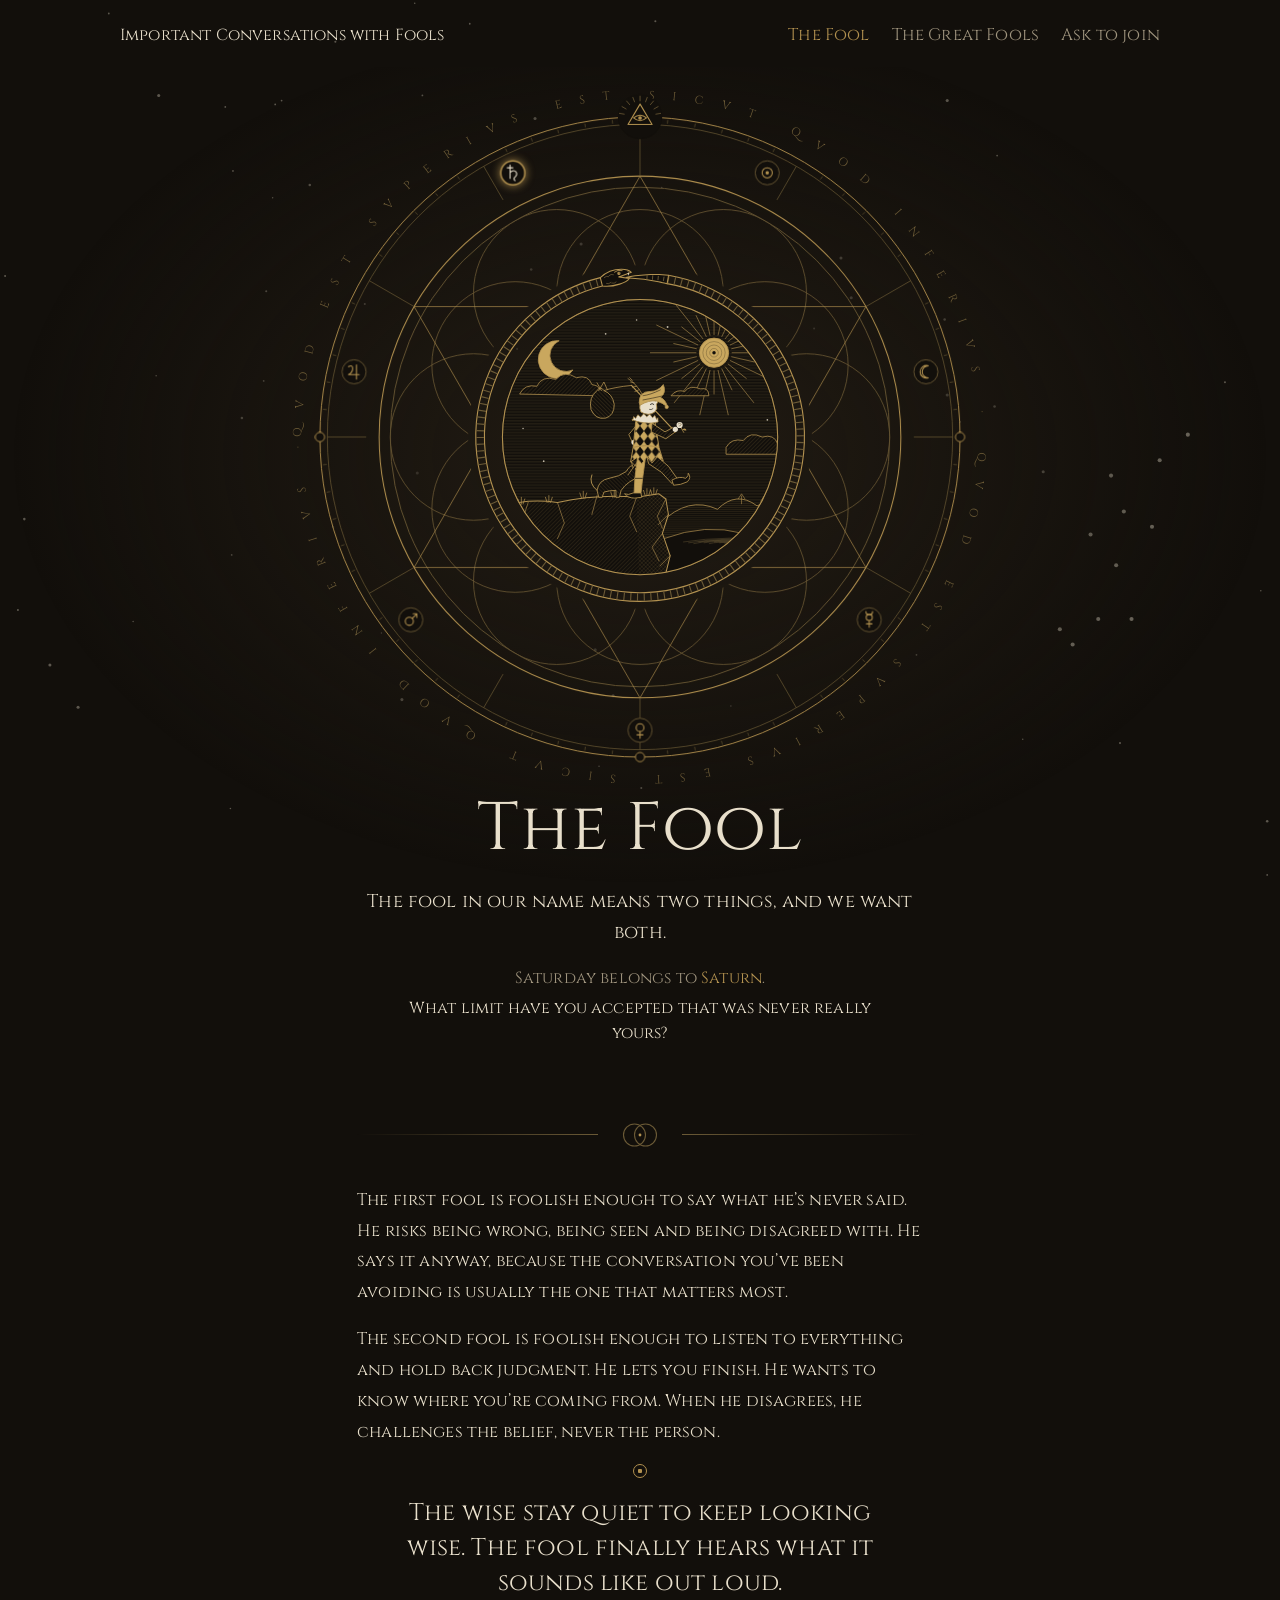
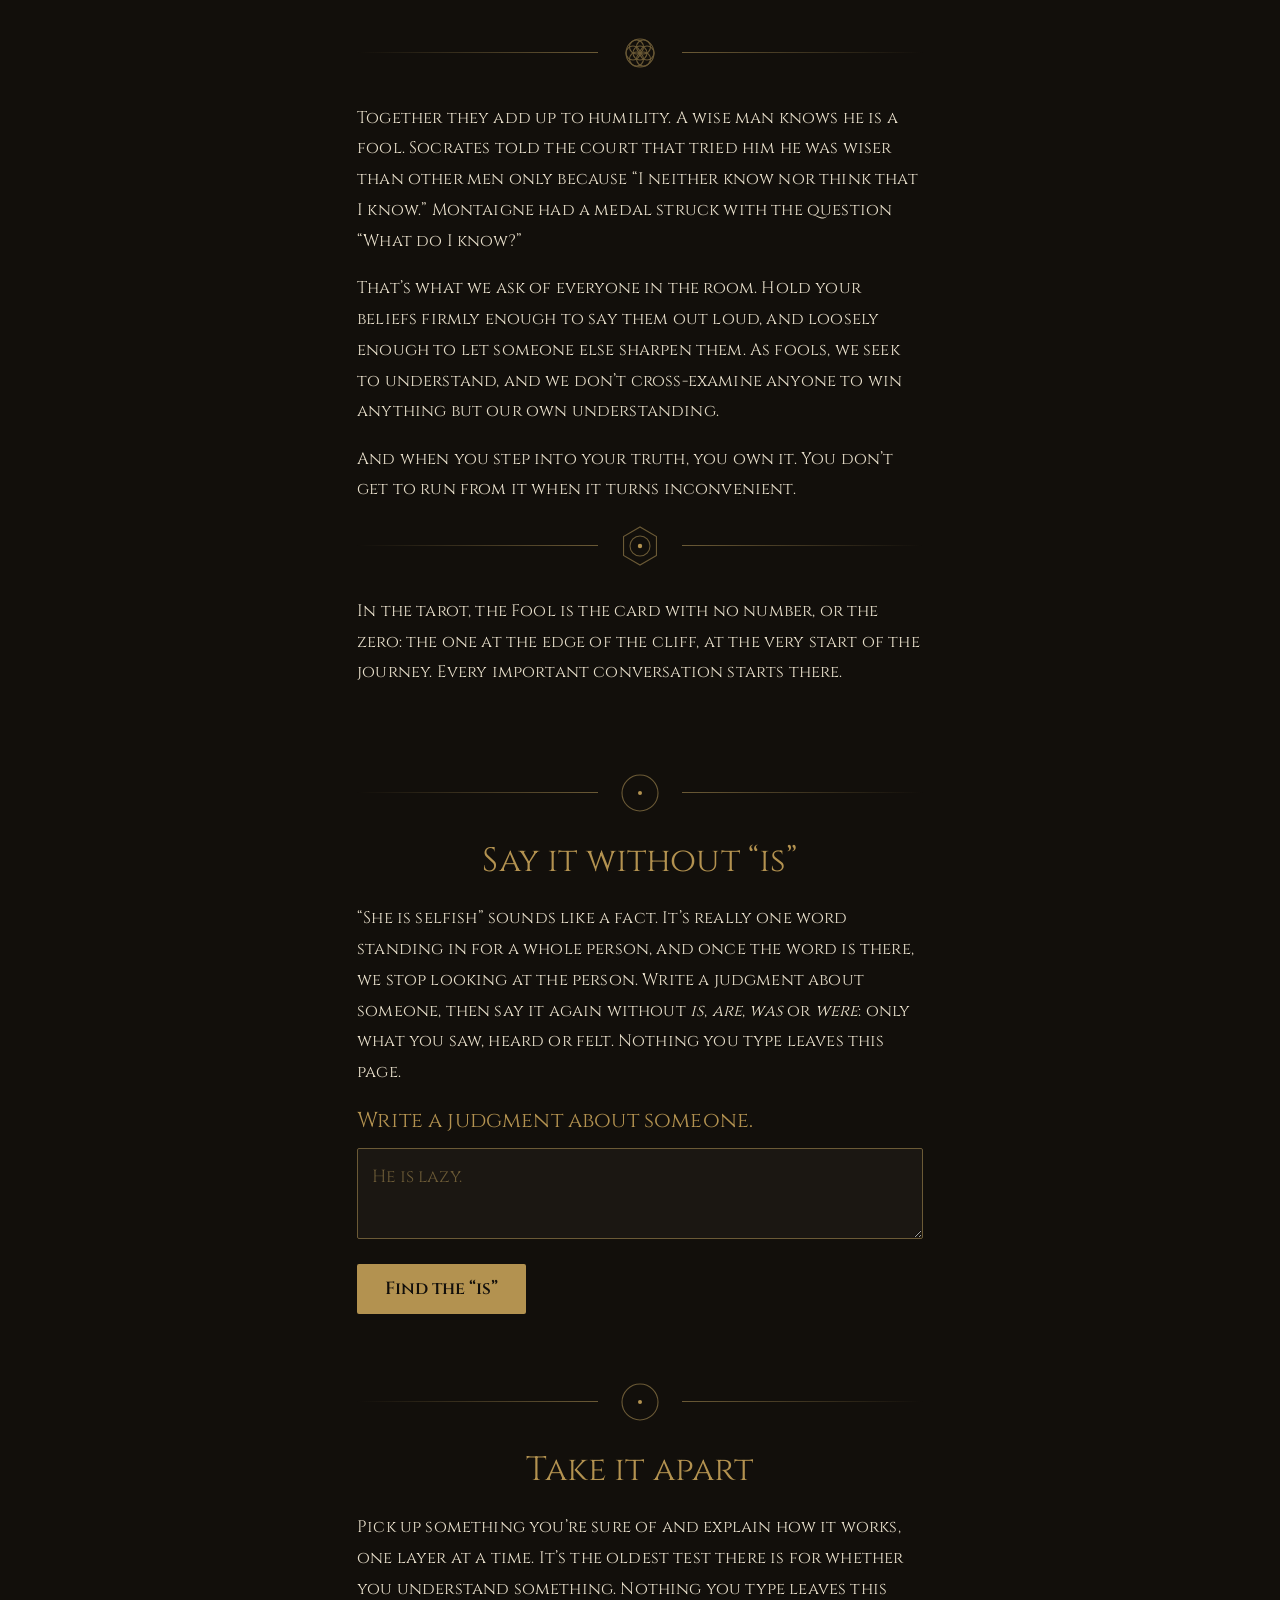
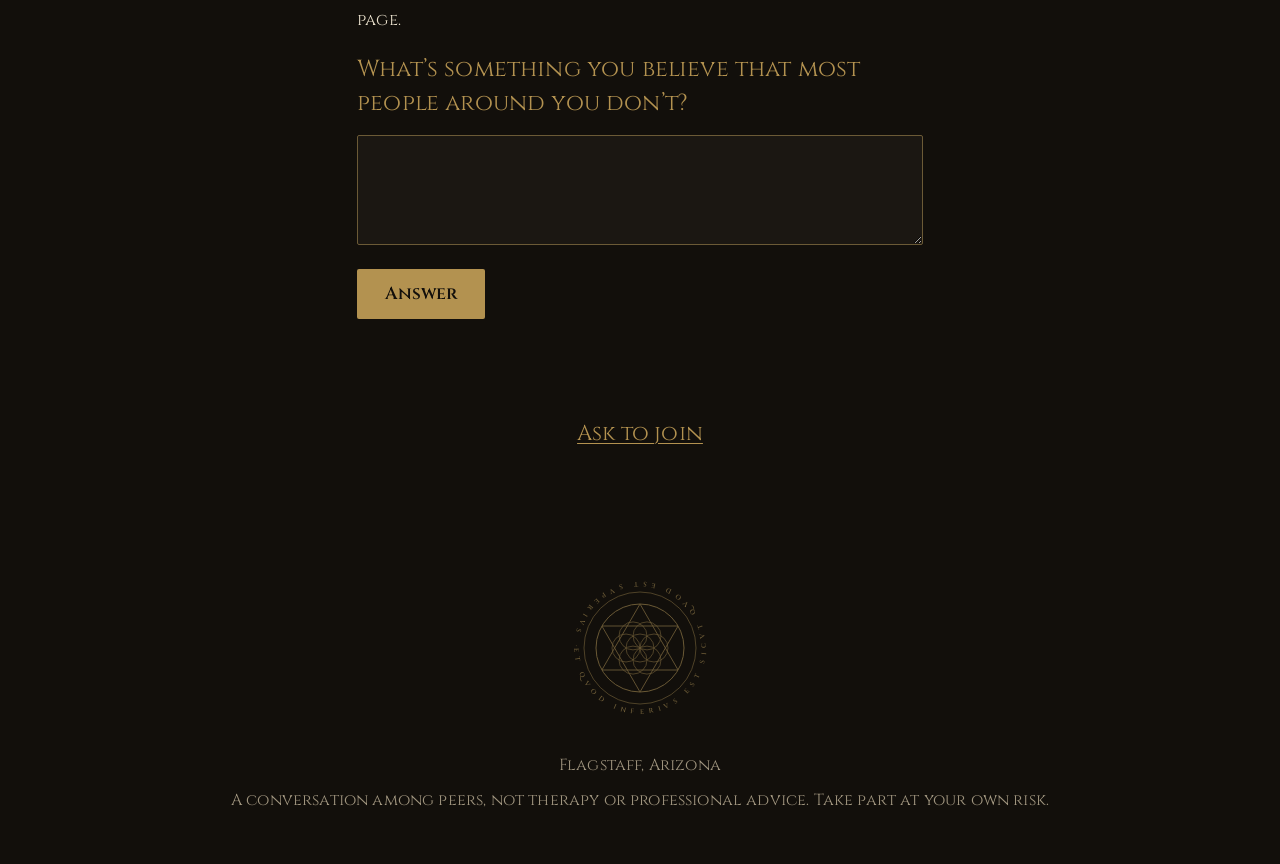
<file: the-fool.html>
<!doctype html>
<html lang="en">
<head>
<meta charset="utf-8">
<meta name="viewport" content="width=device-width, initial-scale=1">
<title>The Fool | Important Conversations with Fools</title>
<meta name="description" content="Why we call ourselves fools: foolish enough to speak, foolish enough to listen, and wise enough to know it.">
<meta property="og:type" content="website">
<meta property="og:site_name" content="Important Conversations with Fools">
<meta property="og:title" content="The Fool | Important Conversations with Fools">
<meta property="og:description" content="Why we call ourselves fools: foolish enough to speak, foolish enough to listen, and wise enough to know it.">
<meta property="og:url" content="https://brewberryta.github.io/CWF/the-fool.html">
<meta property="og:image" content="https://brewberryta.github.io/CWF/share/the-fool.jpg">
<meta property="og:image:type" content="image/jpeg">
<meta property="og:image:width" content="1200">
<meta property="og:image:height" content="630">
<meta property="og:image:alt" content="A gold esoteric seal around the Fool at a cliff edge, beside the title The Fool">
<meta name="twitter:card" content="summary_large_image">
<meta name="twitter:title" content="The Fool | Important Conversations with Fools">
<meta name="twitter:description" content="Why we call ourselves fools: foolish enough to speak, foolish enough to listen, and wise enough to know it.">
<meta name="twitter:image" content="https://brewberryta.github.io/CWF/share/the-fool.jpg">
<meta name="theme-color" content="#120F0B">
<link rel="canonical" href="https://brewberryta.github.io/CWF/the-fool.html">
<link rel="apple-touch-icon" href="apple-touch-icon.png">
<link rel="icon" href="data:image/svg+xml,%3Csvg xmlns='http://www.w3.org/2000/svg' viewBox='0 0 32 32'%3E%3Crect width='32' height='32' fill='%23120F0B'/%3E%3Ccircle cx='16' cy='16' r='11' fill='none' stroke='%23B39250' stroke-width='2'/%3E%3Ccircle cx='16' cy='16' r='2.6' fill='%23B39250'/%3E%3C/svg%3E">

<style>
@font-face{font-family:Cinzel;src:url(fonts/cinzel-400.woff2) format("woff2");font-weight:400;font-display:swap}
@font-face{font-family:Cinzel;src:url(fonts/cinzel-600.woff2) format("woff2");font-weight:600;font-display:swap}
@font-face{font-family:Cinzel;src:url(fonts/cinzel-700.woff2) format("woff2");font-weight:700;font-display:swap}
:root{--ink:#120F0B;--ink-2:#1B1712;--gold:#B39250;--gold-dim:#6B5A36;--bone:#E8DFCB;--ash:#A0957F}
*{box-sizing:border-box}
html{background:var(--ink)}
body{margin:0;background:var(--ink);color:var(--bone);font-family:Cinzel,Georgia,serif;font-size:1.04rem;line-height:1.85;letter-spacing:.01em}
.sky{position:fixed;inset:0;width:100%;height:100%;z-index:0;pointer-events:none}
.site,main,footer{position:relative;z-index:1}
a{color:var(--gold);text-underline-offset:3px;text-decoration-thickness:1px}
a:hover{color:var(--bone)}
:focus-visible{outline:2px solid var(--gold);outline-offset:3px}
.wrap{max-width:1080px;margin:0 auto;padding:0 20px}
.site .wrap{display:flex;justify-content:space-between;align-items:baseline;flex-wrap:wrap;gap:6px 24px;padding-top:20px;padding-bottom:16px}
.brand{font-family:Cinzel,Georgia,serif;font-size:1rem;color:var(--bone);text-decoration:none}
nav{display:flex;flex-wrap:wrap;gap:4px 22px}
nav a{white-space:nowrap;margin-left:0;color:var(--ash);text-decoration:none;font-size:1.05rem}
nav a:first-child{margin-left:0}
.mail{text-align:center;margin:1.2em 0}
.muse{font-size:clamp(1.25rem,3.2vw,1.8rem);line-height:1.45;color:var(--bone);text-align:center;max-width:22em;margin:24px auto 64px;padding:0 8px}
.muse::before{content:"";display:block;width:12px;height:12px;margin:0 auto 18px;border:1px solid var(--gold);border-radius:50%;background:radial-gradient(circle,var(--gold) 0 2px,transparent 2.5px)}
section .muse{margin:8px auto 28px;font-size:clamp(1.15rem,2.8vw,1.5rem)}
.mail-link{font-size:clamp(1.2rem,3.4vw,1.6rem);color:var(--gold);word-break:break-all}
.note{color:var(--ash);font-size:.95rem;text-align:center}
.idea h2{margin-bottom:.15em}
.idea .who{text-align:center;color:var(--ash);font-size:.92rem;margin:0 0 1.4em}
.big{font-size:1.15rem;color:var(--gold);text-align:center;margin:1.4em auto;max-width:28em;line-height:1.6}
nav a:hover,nav a[aria-current]{color:var(--gold)}
h1,h2{font-family:Cinzel,Georgia,serif;font-weight:400;margin:0}
h1{font-size:clamp(2.1rem,5.4vw,4.2rem);line-height:1.08;letter-spacing:.01em;margin:0 auto .3em;max-width:13em}
.motto{font-size:clamp(1.25rem,2.6vw,1.7rem);color:var(--gold);margin:0 auto .7em}
h2{font-size:clamp(1.5rem,3.4vw,2.1rem);line-height:1.1;color:var(--gold);margin-bottom:.7em;text-align:center}
p{margin:0 0 1em}
.hero{text-align:center;padding:0 0 40px;background:radial-gradient(ellipse 70% 60% at 50% 38%,#211b13 0,rgba(18,15,11,0) 70%)}
.geo{display:block;width:min(100%,740px);height:auto;margin:0 auto -14px}
.lede{font-size:1.15rem;line-height:1.7;max-width:32em;margin:0 auto}
.geo .g{stroke-dasharray:1;stroke-dashoffset:1;animation:draw 1.8s cubic-bezier(.3,.1,.2,1) var(--d,0s) forwards}
.geo .seal,.geo .late{opacity:0;animation:appear 1.4s ease-out 1.7s forwards}
@keyframes draw{to{stroke-dashoffset:0}}
@keyframes appear{to{opacity:1}}
@keyframes spin{to{transform:rotate(360deg)}}
@keyframes tw{0%{opacity:.15}100%{opacity:.9}}
@keyframes breathe{0%,100%{opacity:.55}50%{opacity:1}}
.spin,.spin-r,.spin-t{transform-box:view-box;transform-origin:400px 400px}
.spin{animation:spin 240s linear infinite}
.spin-r{animation:spin 180s linear infinite reverse}
.spin-t{animation:spin 420s linear infinite reverse}
.upright{transform-box:fill-box;transform-origin:center;animation:spin 240s linear infinite reverse}
.serpent{transform-box:view-box;transform-origin:200px 200px;animation:spin 110s linear infinite}
.rays{transform-box:view-box;transform-origin:278px 108px;animation:spin 60s linear infinite}
.tw{animation:tw var(--t,5s) ease-in-out var(--d,0s) infinite alternate}
.eye{animation:breathe 7s ease-in-out infinite}
.inscr{font-family:Cinzel,Georgia,serif;letter-spacing:.08em}
.col{max-width:34em;margin:0 auto}
section.part{padding:24px 0 40px}
.mark{display:flex;align-items:center;gap:18px;margin:0 0 26px;color:var(--gold-dim)}
.mark::before{content:"";flex:1;height:1px;background:linear-gradient(90deg,rgba(107,90,54,0),var(--gold-dim))}
.mark::after{content:"";flex:1;height:1px;background:linear-gradient(90deg,var(--gold-dim),rgba(107,90,54,0))}
.mark svg{width:48px;height:48px;flex:none;animation:spin 90s linear infinite}
.mark.r svg{animation-direction:reverse}
.mark.still svg{animation:none}
.facts{margin:0;padding:0;list-style:none}
.facts li{padding:14px 0;border-top:1px solid var(--ink-2)}
.facts li:first-child{border-top:0;padding-top:0}
form{display:grid;gap:22px;margin-top:8px}
label{display:block;color:var(--ash);font-size:1.05rem;margin-bottom:6px}
input,textarea{width:100%;background:var(--ink-2);color:var(--bone);border:1px solid var(--gold-dim);border-radius:2px;padding:12px 14px;font:inherit;font-size:1.1rem}
input:focus,textarea:focus{border-color:var(--gold)}
textarea{min-height:170px;resize:vertical}
button{justify-self:start;background:var(--gold);color:var(--ink);border:0;border-radius:2px;padding:13px 28px;font-family:Cinzel,Georgia,serif;font-size:1.1rem;font-weight:600;cursor:pointer}
button:hover{background:var(--bone)}
button[disabled]{opacity:.6;cursor:wait}
.status{min-height:1.6em;color:var(--ash);margin:0}
.status.ok{color:var(--gold)}
.hp{position:absolute;left:-9999px}
.cta{font-family:Cinzel,Georgia,serif;font-size:1.35rem;text-align:center;margin-top:1.4em}
footer{margin-top:40px;color:var(--ash);font-size:1rem;text-align:center}
footer .below{display:block;width:170px;height:170px;margin:0 auto 18px;color:var(--gold-dim)}
footer .below .spin-t,footer .below .spin{transform-origin:85px 85px}
footer .wrap{padding-top:8px;padding-bottom:44px}
footer p{margin:0 0 .3em}
@media (max-width:640px){nav{gap:2px 16px}.lede{font-size:1.05rem}body{font-size:.98rem}}
@media (prefers-reduced-motion:reduce){
  .geo .g{animation:none;stroke-dashoffset:0}
  .geo .seal,.geo .late{animation:none;opacity:1}
  .spin,.spin-r,.spin-t,.upright,.serpent,.rays,.tw,.eye,.mark svg{animation:none}
}
</style>
<link rel="stylesheet" href="fools.css?v=10231702">
</head>
<body>
<svg class="sky" viewBox="0 0 1000 1000" preserveAspectRatio="xMidYMid slice" aria-hidden="true"><g fill="#E8DFCB" opacity=".35"><circle class="tw" style="--d:0.4s;--t:5.7s" cx="324" cy="151" r="0.6"/><circle class="tw" style="--d:1.3s;--t:3.4s" cx="366" cy="58" r="1.2"/><circle class="tw" style="--d:2.5s;--t:7.1s" cx="418" cy="241" r="1.2"/><circle class="tw" style="--d:5.7s;--t:5.9s" cx="124" cy="223" r="1.2"/><circle class="tw" style="--d:3.3s;--t:3.7s" cx="397" cy="976" r="0.6"/><circle class="tw" style="--d:1.9s;--t:7.1s" cx="419" cy="541" r="1.2"/><circle class="tw" style="--d:2.2s;--t:5.7s" cx="181" cy="582" r="0.7"/><circle class="tw" style="--d:3.0s;--t:5.7s" cx="63" cy="60" r="0.7"/><circle class="tw" style="--d:2.2s;--t:4.2s" cx="777" cy="466" r="1"/><circle class="tw" style="--d:3.4s;--t:5.6s" cx="180" cy="780" r="0.6"/><circle class="tw" style="--d:3.7s;--t:3.4s" cx="875" cy="729" r="0.8"/><circle class="tw" style="--d:0.9s;--t:5.4s" cx="512" cy="165" r="0.8"/><circle class="tw" style="--d:3.4s;--t:7.4s" cx="39" cy="668" r="1.2"/><circle class="tw" style="--d:3.0s;--t:7.0s" cx="314" cy="695" r="1.2"/><circle class="tw" style="--d:2.8s;--t:6.3s" cx="69" cy="94" r="0.8"/><circle class="tw" style="--d:6.0s;--t:7.1s" cx="61" cy="701" r="1.2"/><circle class="tw" style="--d:0.1s;--t:5.3s" cx="285" cy="386" r="0.8"/><circle class="tw" style="--d:1.3s;--t:4.4s" cx="168" cy="117" r="0.6"/><circle class="tw" style="--d:0.5s;--t:5.2s" cx="738" cy="398" r="1"/><circle class="tw" style="--d:5.2s;--t:4.4s" cx="549" cy="883" r="1"/><circle class="tw" style="--d:5.7s;--t:3.8s" cx="415" cy="359" r="1"/><circle class="tw" style="--d:0.1s;--t:7.2s" cx="176" cy="232" r="0.7"/><circle class="tw" style="--d:2.5s;--t:4.8s" cx="182" cy="282" r="0.7"/><circle class="tw" style="--d:5.7s;--t:6.3s" cx="566" cy="953" r="1.2"/><circle class="tw" style="--d:2.4s;--t:5.0s" cx="740" cy="457" r="1.2"/><circle class="tw" style="--d:1.1s;--t:7.9s" cx="104" cy="634" r="0.6"/><circle class="tw" style="--d:0.3s;--t:3.0s" cx="441" cy="110" r="1.2"/><circle class="tw" style="--d:3.7s;--t:3.4s" cx="151" cy="101" r="0.8"/><circle class="tw" style="--d:5.7s;--t:6.0s" cx="208" cy="376" r="0.8"/><circle class="tw" style="--d:6.0s;--t:5.3s" cx="474" cy="115" r="1"/><circle class="tw" style="--d:4.5s;--t:6.7s" cx="484" cy="86" r="0.6"/><circle class="tw" style="--d:0.1s;--t:7.8s" cx="479" cy="692" r="1.2"/><circle class="tw" style="--d:5.5s;--t:6.8s" cx="528" cy="147" r="1.2"/><circle class="tw" style="--d:4.2s;--t:4.3s" cx="298" cy="643" r="0.6"/><circle class="tw" style="--d:3.2s;--t:6.9s" cx="367" cy="167" r="0.7"/><circle class="tw" style="--d:4.8s;--t:7.1s" cx="330" cy="223" r="0.7"/><circle class="tw" style="--d:3.0s;--t:6.7s" cx="740" cy="227" r="1.2"/><circle class="tw" style="--d:1.6s;--t:6.5s" cx="990" cy="790" r="1"/><circle class="tw" style="--d:5.7s;--t:4.8s" cx="957" cy="447" r="0.8"/><circle class="tw" style="--d:2.0s;--t:5.4s" cx="220" cy="227" r="0.7"/><circle class="tw" style="--d:2.9s;--t:6.3s" cx="985" cy="610" r="0.6"/><circle class="tw" style="--d:5.5s;--t:6.9s" cx="800" cy="85" r="0.6"/><circle class="tw" style="--d:2.6s;--t:6.2s" cx="750" cy="478" r="0.7"/><circle class="tw" style="--d:2.8s;--t:6.7s" cx="87" cy="946" r="1"/><circle class="tw" style="--d:0.2s;--t:6.0s" cx="85" cy="159" r="0.7"/><circle class="tw" style="--d:5.0s;--t:7.9s" cx="465" cy="656" r="1.2"/><circle class="tw" style="--d:3.3s;--t:3.1s" cx="657" cy="350" r="1.2"/><circle class="tw" style="--d:3.2s;--t:7.7s" cx="799" cy="726" r="0.6"/><circle class="tw" style="--d:0.2s;--t:4.1s" cx="434" cy="872" r="0.7"/><circle class="tw" style="--d:1.6s;--t:5.1s" cx="501" cy="764" r="0.8"/><circle class="tw" style="--d:5.4s;--t:6.3s" cx="131" cy="910" r="0.8"/><circle class="tw" style="--d:0.8s;--t:3.8s" cx="815" cy="517" r="1.2"/><circle class="tw" style="--d:3.7s;--t:6.9s" cx="511" cy="873" r="0.7"/><circle class="tw" style="--d:4.4s;--t:5.8s" cx="150" cy="142" r="1.2"/><circle class="tw" style="--d:2.9s;--t:6.9s" cx="326" cy="518" r="1.2"/><circle class="tw" style="--d:1.7s;--t:6.9s" cx="883" cy="57" r="0.7"/><circle class="tw" style="--d:2.7s;--t:6.1s" cx="508" cy="562" r="0.6"/><circle class="tw" style="--d:2.7s;--t:5.7s" cx="506" cy="512" r="0.8"/><circle class="tw" style="--d:5.3s;--t:7.7s" cx="478" cy="942" r="1.2"/><circle class="tw" style="--d:5.0s;--t:3.7s" cx="260" cy="560" r="0.7"/><circle class="tw" style="--d:4.0s;--t:5.1s" cx="122" cy="442" r="0.6"/><circle class="tw" style="--d:5.4s;--t:3.8s" cx="213" cy="303" r="0.6"/><circle class="tw" style="--d:1.5s;--t:3.7s" cx="716" cy="660" r="0.7"/><circle class="tw" style="--d:2.4s;--t:5.4s" cx="468" cy="747" r="0.6"/><circle class="tw" style="--d:4.2s;--t:8.0s" cx="990" cy="832" r="0.7"/><circle class="tw" style="--d:1.9s;--t:6.6s" cx="404" cy="421" r="0.8"/><circle class="tw" style="--d:4.2s;--t:4.9s" cx="19" cy="554" r="1"/><circle class="tw" style="--d:0.7s;--t:7.6s" cx="517" cy="295" r="0.6"/><circle class="tw" style="--d:1.6s;--t:3.2s" cx="229" cy="876" r="0.6"/><circle class="tw" style="--d:4.9s;--t:7.2s" cx="779" cy="270" r="0.7"/><circle class="tw" style="--d:0.9s;--t:7.6s" cx="676" cy="946" r="1"/><circle class="tw" style="--d:1.7s;--t:7.0s" cx="571" cy="700" r="0.6"/><circle class="tw" style="--d:5.6s;--t:6.2s" cx="183" cy="895" r="0.8"/><circle class="tw" style="--d:0.4s;--t:7.3s" cx="802" cy="84" r="0.7"/><circle class="tw" style="--d:2.5s;--t:7.6s" cx="454" cy="339" r="1.2"/><circle class="tw" style="--d:5.6s;--t:7.8s" cx="622" cy="43" r="0.7"/><circle class="tw" style="--d:3.8s;--t:5.7s" cx="262" cy="181" r="0.8"/><circle class="tw" style="--d:1.6s;--t:7.0s" cx="206" cy="446" r="0.7"/><circle class="tw" style="--d:4.4s;--t:5.8s" cx="994" cy="37" r="0.6"/><circle class="tw" style="--d:0.6s;--t:7.1s" cx="189" cy="475" r="1"/><circle class="tw" style="--d:5.8s;--t:4.5s" cx="432" cy="495" r="1"/><circle class="tw" style="--d:5.0s;--t:6.5s" cx="215" cy="230" r="0.7"/><circle class="tw" style="--d:5.9s;--t:7.2s" cx="636" cy="405" r="0.8"/><circle class="tw" style="--d:2.6s;--t:3.3s" cx="14" cy="625" r="0.8"/><circle class="tw" style="--d:4.0s;--t:4.4s" cx="665" cy="381" r="1.2"/><circle class="tw" style="--d:1.1s;--t:4.3s" cx="242" cy="293" r="1"/><circle class="tw" style="--d:5.8s;--t:5.7s" cx="4" cy="364" r="0.8"/><circle class="tw" style="--d:1.3s;--t:3.9s" cx="244" cy="966" r="0.8"/><circle class="tw" style="--d:3.0s;--t:4.0s" cx="335" cy="84" r="0.8"/><circle class="tw" style="--d:4.9s;--t:3.7s" cx="505" cy="5" r="0.8"/></g></svg>
<header class="site"><div class="wrap">
  <a class="brand" href="index.html">Important Conversations with Fools</a>
  <nav><a href="the-fool.html" aria-current="page">The Fool</a><a href="great-fools.html">The Great Fools</a><a href="index.html#apply">Ask to join</a></nav>
</div></header>
<main>
<section class="hero"><div class="wrap">
  <svg class="geo" viewBox="0 0 800 800" role="img" aria-label="A fool at a cliff edge inside a serpent ring, at the center of a gold flower of life, hexagram and compass ringed by the seven planetary signs and an eye in a triangle">
  <defs>
    <clipPath id="bound"><circle cx="400" cy="400" r="270"/></clipPath>
    <clipPath id="inner"><circle cx="200" cy="200" r="160"/></clipPath>
    <mask id="hole"><rect width="800" height="800" fill="#fff"/><circle cx="400" cy="400" r="186" fill="#000"/></mask>
    <path id="above" d="M400 400 m-366 0 a366 366 0 1 1 732 0 a366 366 0 1 1 -732 0"/>
  </defs>
  <g mask="url(#hole)">
    <g clip-path="url(#bound)" stroke="#6B5A36" stroke-width=".9" fill="none"><circle class="g" pathLength="1" style="--d:0.00s" cx="400.0" cy="400.0" r="90"/><circle class="g" pathLength="1" style="--d:0.05s" cx="310.0" cy="400.0" r="90"/><circle class="g" pathLength="1" style="--d:0.10s" cx="355.0" cy="477.9" r="90"/><circle class="g" pathLength="1" style="--d:0.15s" cx="355.0" cy="322.1" r="90"/><circle class="g" pathLength="1" style="--d:0.20s" cx="445.0" cy="477.9" r="90"/><circle class="g" pathLength="1" style="--d:0.25s" cx="445.0" cy="322.1" r="90"/><circle class="g" pathLength="1" style="--d:0.30s" cx="490.0" cy="400.0" r="90"/><circle class="g" pathLength="1" style="--d:0.35s" cx="265.0" cy="477.9" r="90"/><circle class="g" pathLength="1" style="--d:0.40s" cx="265.0" cy="322.1" r="90"/><circle class="g" pathLength="1" style="--d:0.45s" cx="400.0" cy="555.9" r="90"/><circle class="g" pathLength="1" style="--d:0.50s" cx="400.0" cy="244.1" r="90"/><circle class="g" pathLength="1" style="--d:0.55s" cx="535.0" cy="477.9" r="90"/><circle class="g" pathLength="1" style="--d:0.60s" cx="535.0" cy="322.1" r="90"/><circle class="g" pathLength="1" style="--d:0.65s" cx="220.0" cy="400.0" r="90"/><circle class="g" pathLength="1" style="--d:0.70s" cx="310.0" cy="555.9" r="90"/><circle class="g" pathLength="1" style="--d:0.75s" cx="310.0" cy="244.1" r="90"/><circle class="g" pathLength="1" style="--d:0.80s" cx="490.0" cy="555.9" r="90"/><circle class="g" pathLength="1" style="--d:0.85s" cx="490.0" cy="244.1" r="90"/><circle class="g" pathLength="1" style="--d:0.90s" cx="580.0" cy="400.0" r="90"/></g>
    <circle class="g" pathLength="1" style="--d:0.4s" cx="400" cy="400" r="270" fill="none" stroke="#6B5A36" stroke-width="1"/><circle class="g" pathLength="1" style="--d:0.6s" cx="400" cy="400" r="282" fill="none" stroke="#B39250" stroke-width="1.1"/>
    <g class="spin-r"><path class="g" pathLength="1" style="--d:0.9s" d="M400.0 118.0 L644.2 541.0 L155.8 541.0 Z" fill="none" stroke="#B39250" stroke-width=".9" opacity=".8"/><path class="g" pathLength="1" style="--d:1.1s" d="M400.0 682.0 L155.8 259.0 L644.2 259.0 Z" fill="none" stroke="#B39250" stroke-width=".9" opacity=".8"/></g>
    <g class="spin">
      <g stroke="#6B5A36" stroke-width=".8"><line class="g" pathLength="1" style="--d:1.2s" x1="400.0" y1="118.0" x2="400.0" y2="62.0"/><line class="g" pathLength="1" style="--d:1.2s" x1="548.0" y1="143.7" x2="569.0" y2="107.3"/><line class="g" pathLength="1" style="--d:1.2s" x1="644.2" y1="259.0" x2="692.7" y2="231.0"/><line class="g" pathLength="1" style="--d:1.2s" x1="696.0" y1="400.0" x2="738.0" y2="400.0"/><line class="g" pathLength="1" style="--d:1.2s" x1="644.2" y1="541.0" x2="692.7" y2="569.0"/><line class="g" pathLength="1" style="--d:1.2s" x1="548.0" y1="656.3" x2="569.0" y2="692.7"/><line class="g" pathLength="1" style="--d:1.2s" x1="400.0" y1="682.0" x2="400.0" y2="738.0"/><line class="g" pathLength="1" style="--d:1.2s" x1="252.0" y1="656.3" x2="231.0" y2="692.7"/><line class="g" pathLength="1" style="--d:1.2s" x1="155.8" y1="541.0" x2="107.3" y2="569.0"/><line class="g" pathLength="1" style="--d:1.2s" x1="104.0" y1="400.0" x2="62.0" y2="400.0"/><line class="g" pathLength="1" style="--d:1.2s" x1="155.8" y1="259.0" x2="107.3" y2="231.0"/><line class="g" pathLength="1" style="--d:1.2s" x1="252.0" y1="143.7" x2="231.0" y2="107.3"/></g>
      <circle class="g" pathLength="1" style="--d:0.8s" cx="400" cy="400" r="338" fill="none" stroke="#6B5A36" stroke-width="0.8"/><circle class="g" pathLength="1" style="--d:1.0s" cx="400" cy="400" r="346" fill="none" stroke="#B39250" stroke-width="1"/>
      <g class="late" stroke="#6B5A36" stroke-width=".7"><line x1="429.6" y1="61.3" x2="430.0" y2="57.3"/><line x1="459.0" y1="65.2" x2="459.7" y2="61.2"/><line x1="488.0" y1="71.6" x2="489.0" y2="67.7"/><line x1="516.3" y1="80.5" x2="517.7" y2="76.7"/><line x1="543.7" y1="91.9" x2="545.4" y2="88.2"/><line x1="595.0" y1="121.5" x2="597.3" y2="118.2"/><line x1="618.5" y1="139.5" x2="621.1" y2="136.5"/><line x1="640.4" y1="159.6" x2="643.2" y2="156.8"/><line x1="660.5" y1="181.5" x2="663.5" y2="178.9"/><line x1="678.5" y1="205.0" x2="681.8" y2="202.7"/><line x1="708.1" y1="256.3" x2="711.8" y2="254.6"/><line x1="719.5" y1="283.7" x2="723.3" y2="282.3"/><line x1="728.4" y1="312.0" x2="732.3" y2="311.0"/><line x1="734.8" y1="341.0" x2="738.8" y2="340.3"/><line x1="738.7" y1="370.4" x2="742.7" y2="370.0"/><line x1="738.7" y1="429.6" x2="742.7" y2="430.0"/><line x1="734.8" y1="459.0" x2="738.8" y2="459.7"/><line x1="728.4" y1="488.0" x2="732.3" y2="489.0"/><line x1="719.5" y1="516.3" x2="723.3" y2="517.7"/><line x1="708.1" y1="543.7" x2="711.8" y2="545.4"/><line x1="678.5" y1="595.0" x2="681.8" y2="597.3"/><line x1="660.5" y1="618.5" x2="663.5" y2="621.1"/><line x1="640.4" y1="640.4" x2="643.2" y2="643.2"/><line x1="618.5" y1="660.5" x2="621.1" y2="663.5"/><line x1="595.0" y1="678.5" x2="597.3" y2="681.8"/><line x1="543.7" y1="708.1" x2="545.4" y2="711.8"/><line x1="516.3" y1="719.5" x2="517.7" y2="723.3"/><line x1="488.0" y1="728.4" x2="489.0" y2="732.3"/><line x1="459.0" y1="734.8" x2="459.7" y2="738.8"/><line x1="429.6" y1="738.7" x2="430.0" y2="742.7"/><line x1="370.4" y1="738.7" x2="370.0" y2="742.7"/><line x1="341.0" y1="734.8" x2="340.3" y2="738.8"/><line x1="312.0" y1="728.4" x2="311.0" y2="732.3"/><line x1="283.7" y1="719.5" x2="282.3" y2="723.3"/><line x1="256.3" y1="708.1" x2="254.6" y2="711.8"/><line x1="205.0" y1="678.5" x2="202.7" y2="681.8"/><line x1="181.5" y1="660.5" x2="178.9" y2="663.5"/><line x1="159.6" y1="640.4" x2="156.8" y2="643.2"/><line x1="139.5" y1="618.5" x2="136.5" y2="621.1"/><line x1="121.5" y1="595.0" x2="118.2" y2="597.3"/><line x1="91.9" y1="543.7" x2="88.2" y2="545.4"/><line x1="80.5" y1="516.3" x2="76.7" y2="517.7"/><line x1="71.6" y1="488.0" x2="67.7" y2="489.0"/><line x1="65.2" y1="459.0" x2="61.2" y2="459.7"/><line x1="61.3" y1="429.6" x2="57.3" y2="430.0"/><line x1="61.3" y1="370.4" x2="57.3" y2="370.0"/><line x1="65.2" y1="341.0" x2="61.2" y2="340.3"/><line x1="71.6" y1="312.0" x2="67.7" y2="311.0"/><line x1="80.5" y1="283.7" x2="76.7" y2="282.3"/><line x1="91.9" y1="256.3" x2="88.2" y2="254.6"/><line x1="121.5" y1="205.0" x2="118.2" y2="202.7"/><line x1="139.5" y1="181.5" x2="136.5" y2="178.9"/><line x1="159.6" y1="159.6" x2="156.8" y2="156.8"/><line x1="181.5" y1="139.5" x2="178.9" y2="136.5"/><line x1="205.0" y1="121.5" x2="202.7" y2="118.2"/><line x1="256.3" y1="91.9" x2="254.6" y2="88.2"/><line x1="283.7" y1="80.5" x2="282.3" y2="76.7"/><line x1="312.0" y1="71.6" x2="311.0" y2="67.7"/><line x1="341.0" y1="65.2" x2="340.3" y2="61.2"/><line x1="370.4" y1="61.3" x2="370.0" y2="57.3"/></g>
      <g class="late"><circle cx="746.0" cy="400.0" r="5" fill="#120F0B" stroke="#B39250"/><circle cx="400.0" cy="746.0" r="5" fill="#120F0B" stroke="#B39250"/><circle cx="54.0" cy="400.0" r="5" fill="#120F0B" stroke="#B39250"/><g transform="translate(537.5 114.4)"><g class="upright"><circle r="13" fill="#120F0B" stroke="#6B5A36"/><g fill="none" stroke="#B39250" stroke-width="1.15" stroke-linecap="round" stroke-linejoin="round" color="#B39250"><title>Sun</title><circle r="5.5"/><circle r="1.3" fill="currentColor"/></g></g></g><g transform="translate(709.1 329.5)"><g class="upright"><circle r="13" fill="#120F0B" stroke="#6B5A36"/><g fill="none" stroke="#B39250" stroke-width="1.15" stroke-linecap="round" stroke-linejoin="round" color="#B39250"><title>Moon</title><path d="M2.5 -6.5 A6.8 6.8 0 1 0 2.5 6.5 A5.2 5.2 0 1 1 2.5 -6.5 Z"/></g></g></g><g transform="translate(647.8 597.6)"><g class="upright"><circle r="13" fill="#120F0B" stroke="#6B5A36"/><g fill="none" stroke="#B39250" stroke-width="1.15" stroke-linecap="round" stroke-linejoin="round" color="#B39250"><title>Mercury</title><path d="M-3.6 -9 A3.6 3.6 0 0 0 3.6 -9"/><circle cy="-2.6" r="3.3"/><path d="M0 0.7 V8 M-3 4.4 H3"/></g></g></g><g transform="translate(400.0 717.0)"><g class="upright"><circle r="13" fill="#120F0B" stroke="#6B5A36"/><g fill="none" stroke="#B39250" stroke-width="1.15" stroke-linecap="round" stroke-linejoin="round" color="#B39250"><title>Venus</title><circle cy="-2.8" r="4.2"/><path d="M0 1.4 V8.5 M-3.2 5 H3.2"/></g></g></g><g transform="translate(152.2 597.6)"><g class="upright"><circle r="13" fill="#120F0B" stroke="#6B5A36"/><g fill="none" stroke="#B39250" stroke-width="1.15" stroke-linecap="round" stroke-linejoin="round" color="#B39250"><title>Mars</title><circle cx="-1.6" cy="1.6" r="4.4"/><path d="M1.6 -1.6 L6.5 -6.5 M2.6 -6.5 H6.5 V-2.6"/></g></g></g><g transform="translate(90.9 329.5)"><g class="upright"><circle r="13" fill="#120F0B" stroke="#6B5A36"/><g fill="none" stroke="#B39250" stroke-width="1.15" stroke-linecap="round" stroke-linejoin="round" color="#B39250"><title>Jupiter</title><path d="M-6 -5.5 Q-1.5 -8 -1.5 -3.5 Q-1.5 0.5 -6 3 H5.5 M2.6 -7.5 V8"/></g></g></g><g transform="translate(262.5 114.4)"><g class="upright"><circle r="13" fill="#120F0B" stroke="#6B5A36"/><g fill="none" stroke="#B39250" stroke-width="1.15" stroke-linecap="round" stroke-linejoin="round" color="#B39250"><title>Saturn</title><path d="M-3 -8.5 V6 M-6 -5.5 H0 M-3 -0.5 Q1 -4 3.6 -0.8 Q5.4 2.2 1.8 5 Q0.4 6.6 2.4 8.5"/></g></g></g></g>
    </g>
  </g>
  <g class="spin-t late"><text class="inscr" font-size="12.5" fill="#6B5A36"><textPath href="#above" textLength="2290" lengthAdjust="spacing">QVOD EST SVPERIVS EST SICVT QVOD INFERIVS · QVOD EST SVPERIVS EST SICVT QVOD INFERIVS · </textPath></text></g>
  <g class="late"><g class="eye">
    <circle cx="400" cy="54.0" r="24.0" fill="#120F0B"/>
    <g stroke="#6B5A36" stroke-width=".9"><line x1="383.3" y1="51.0" x2="377.3" y2="50.0"/><line x1="385.3" y1="45.5" x2="380.1" y2="42.5"/><line x1="389.1" y1="41.0" x2="385.2" y2="36.4"/><line x1="394.2" y1="38.0" x2="392.1" y2="32.4"/><line x1="400.0" y1="37.0" x2="400.0" y2="31.0"/><line x1="405.8" y1="38.0" x2="407.9" y2="32.4"/><line x1="410.9" y1="41.0" x2="414.8" y2="36.4"/><line x1="414.7" y1="45.5" x2="419.9" y2="42.5"/><line x1="416.7" y1="51.0" x2="422.7" y2="50.0"/></g>
    <path d="M400.0 40.0 L413.0 62.0 L387.0 62.0 Z" fill="#120F0B" stroke="#B39250" stroke-width="1.2" stroke-linejoin="round"/>
    <path d="M393.0 55.0 Q400 49.0 407.0 55.0 Q400 61.0 393.0 55.0 Z" fill="none" stroke="#B39250" stroke-width="1.1"/>
    <circle cx="400" cy="55.0" r="2.0" fill="#B39250"/></g></g>
  <svg class="seal" x="214" y="214" width="372" height="372" viewBox="0 0 400 400"><g class="serpent">
    <path d="M233.2 11.9 A191 191 0 1 1 153.8 14.7" fill="none" stroke="#B39250" stroke-width="1.3"/>
    <path d="M231.4 21.7 A181 181 0 1 1 156.2 24.4" fill="none" stroke="#B39250" stroke-width="1.3"/>
    <path d="M232.3 16.8 A186 186 0 1 1 155.0 19.5" fill="none" stroke="#6B5A36" stroke-width="9" stroke-dasharray="1.3 6.5"/>
    <path d="M233.2 11.8 L229.6 11.5 L226.0 11.3 L222.5 11.1 L218.9 11.0 L215.3 11.0 L211.8 11.1 L208.2 11.3 L204.7 11.5 L201.2 11.8 L197.7 12.1 L194.2 12.6 L190.7 13.1 L187.2 13.8 L183.8 14.6 L183.8 14.9 L187.3 15.1 L190.8 15.3 L194.3 15.6 L197.7 15.9 L201.1 16.2 L204.6 16.6 L208.0 17.1 L211.4 17.6 L214.8 18.2 L218.1 18.8 L221.5 19.5 L224.8 20.2 L228.1 21.0 L231.4 21.9 Z" fill="#120F0B" stroke="#B39250" stroke-width="1.2" stroke-linejoin="round"/><g stroke="#6B5A36" stroke-width="1.1"><line x1="227.1" y1="18.5" x2="227.9" y2="13.6"/><line x1="220.8" y1="17.7" x2="221.3" y2="12.7"/><line x1="214.4" y1="17.1" x2="214.8" y2="12.1"/><line x1="208.0" y1="16.7" x2="208.2" y2="11.7"/></g>
    <g transform="translate(155.0 19.5) rotate(-14)">
      <path d="M0 -5 C8 -9.5 18 -10.5 26 -8.5 C31 -7.3 35 -4.8 36.5 -2.2 L21 -0.6 L32.5 4.2 C30 6.3 26 7.4 20 7.8 C12 8.3 6 7.6 0 5 Z"
        fill="#120F0B" stroke="#B39250" stroke-width="1.25" stroke-linejoin="round"/>
      <path d="M33.6 -2.6 L32.9 0.9 L31.8 -2.4 Z" fill="#E8DFCB"/>
      <path d="M17.5 -7.2 Q22 -9.4 26.6 -6.8" fill="none" stroke="#B39250" stroke-width=".9" stroke-linecap="round"/>
      <circle cx="22.2" cy="-4.6" r="1.9" fill="#B39250"/>
      <circle cx="22.6" cy="-4.9" r=".55" fill="#120F0B"/>
      <circle cx="33" cy="-4.4" r=".6" fill="#B39250"/>
      <path d="M4 -3.6 q3 -2.2 6 0 M10 -4.4 q3 -2.2 6 0 M5 3.2 q3 2 6 0 M11 4.2 q3 2 6 0" fill="none" stroke="#6B5A36" stroke-width=".8"/>
    </g></g>
    <defs>
    <pattern id="h45" width="3.2" height="3.2" patternUnits="userSpaceOnUse" patternTransform="rotate(45)">
      <line x1="0" y1="0" x2="0" y2="3.2" stroke="#B39250" stroke-width=".55"/></pattern>
    <pattern id="h135" width="3.2" height="3.2" patternUnits="userSpaceOnUse" patternTransform="rotate(-45)">
      <line x1="0" y1="0" x2="0" y2="3.2" stroke="#B39250" stroke-width=".5"/></pattern>
    <pattern id="hz" width="6" height="3.4" patternUnits="userSpaceOnUse">
      <line x1="0" y1="1" x2="6" y2="1" stroke="#6B5A36" stroke-width=".45"/></pattern>
    <pattern id="hzf" width="6" height="2.4" patternUnits="userSpaceOnUse">
      <line x1="0" y1="1" x2="6" y2="1" stroke="#B39250" stroke-width=".5"/></pattern>
    <pattern id="harl" width="9" height="12" patternUnits="userSpaceOnUse" patternTransform="translate(2 1)">
      <rect width="9" height="12" fill="#120F0B"/>
      <path d="M4.5 0 L9 6 L4.5 12 L0 6 Z" fill="#C9A75E"/></pattern>
    <clipPath id="sky"><path d="M30 40 H380 V300 H30 Z"/></clipPath></defs>
    <circle cx="200" cy="200" r="160" fill="#120F0B" stroke="#6B5A36" stroke-width=".8"/>
    <g clip-path="url(#inner)">
      <rect x="30" y="30" width="350" height="280" fill="url(#hz)" opacity=".7"/>
      <g fill="#E8DFCB" opacity=".8"><circle class="tw" style="--d:0s;--t:4s" cx="160" cy="80" r="1"/><circle class="tw" style="--d:1.4s;--t:5s" cx="196" cy="64" r="0.9"/><circle class="tw" style="--d:2.2s;--t:6s" cx="232" cy="72" r="1.1"/><circle class="tw" style="--d:0.5s;--t:4.5s" cx="348" cy="180" r="1"/><circle class="tw" style="--d:1.8s;--t:5.5s" cx="64" cy="190" r="0.9"/><circle class="tw" style="--d:2.8s;--t:4s" cx="88" cy="228" r="1"/></g>
      <path d="M106 88 A22 22 0 1 0 122 122 A16 16 0 1 1 106 88 Z" fill="#C9A75E" stroke="#B39250" stroke-width=".9"/>
      <g class="rays" stroke="#B39250" stroke-width=".7" stroke-linecap="round"><line x1="307.0" y1="102.0" x2="360.0" y2="102.0"/><line x1="306.5" y1="106.7" x2="332.8" y2="112.7"/><line x1="304.9" y1="111.1" x2="352.7" y2="134.1"/><line x1="302.4" y1="115.1" x2="323.5" y2="131.9"/><line x1="299.1" y1="118.4" x2="332.1" y2="159.9"/><line x1="295.1" y1="120.9" x2="306.8" y2="145.2"/><line x1="290.7" y1="122.5" x2="302.5" y2="174.1"/><line x1="286.0" y1="123.0" x2="286.0" y2="150.0"/><line x1="281.3" y1="122.5" x2="269.5" y2="174.1"/><line x1="276.9" y1="120.9" x2="265.2" y2="145.2"/><line x1="272.9" y1="118.4" x2="239.9" y2="159.9"/><line x1="269.6" y1="115.1" x2="248.5" y2="131.9"/><line x1="267.1" y1="111.1" x2="219.3" y2="134.1"/><line x1="265.5" y1="106.7" x2="239.2" y2="112.7"/><line x1="265.0" y1="102.0" x2="212.0" y2="102.0"/><line x1="265.5" y1="97.3" x2="239.2" y2="91.3"/><line x1="267.1" y1="92.9" x2="219.3" y2="69.9"/><line x1="269.6" y1="88.9" x2="248.5" y2="72.1"/><line x1="272.9" y1="85.6" x2="239.9" y2="44.1"/><line x1="276.9" y1="83.1" x2="265.2" y2="58.8"/><line x1="281.3" y1="81.5" x2="269.5" y2="29.9"/><line x1="286.0" y1="81.0" x2="286.0" y2="54.0"/><line x1="290.7" y1="81.5" x2="302.5" y2="29.9"/><line x1="295.1" y1="83.1" x2="306.8" y2="58.8"/><line x1="299.1" y1="85.6" x2="332.1" y2="44.1"/><line x1="302.4" y1="88.9" x2="323.5" y2="72.1"/><line x1="304.9" y1="92.9" x2="352.7" y2="69.9"/><line x1="306.5" y1="97.3" x2="332.8" y2="91.3"/></g>
    <circle cx="286" cy="102" r="17" fill="#C9A75E" stroke="#B39250" stroke-width="1.1"/><circle cx="286" cy="102" r="5" fill="none" stroke="#120F0B" stroke-width=".5" opacity=".55"/><circle cx="286" cy="102" r="9" fill="none" stroke="#120F0B" stroke-width=".5" opacity=".55"/><circle cx="286" cy="102" r="13" fill="none" stroke="#120F0B" stroke-width=".5" opacity=".55"/>
    <circle cx="286" cy="102" r="2" fill="#120F0B"/>
      <path d="M60 150 Q66 138 80 141 Q86 128 102 133 Q112 122 126 131 Q140 127 144 139 Q156 140 152 152 Z" fill="#120F0B"/><path d="M60 150 Q66 138 80 141 Q86 128 102 133 Q112 122 126 131 Q140 127 144 139 Q156 140 152 152 Z" fill="url(#h45)" opacity=".55"/><path d="M60 150 Q66 138 80 141 Q86 128 102 133 Q112 122 126 131 Q140 127 144 139 Q156 140 152 152 Z" fill="none" stroke="#B39250" stroke-width=".9" stroke-linejoin="round"/>
      <path d="M300 212 Q306 201 320 204 Q328 193 342 200 Q356 196 360 208 Q372 210 368 220 L300 220 Z" fill="#120F0B"/><path d="M300 212 Q306 201 320 204 Q328 193 342 200 Q356 196 360 208 Q372 210 368 220 L300 220 Z" fill="url(#h45)" opacity=".55"/><path d="M300 212 Q306 201 320 204 Q328 193 342 200 Q356 196 360 208 Q372 210 368 220 L300 220 Z" fill="none" stroke="#B39250" stroke-width=".9" stroke-linejoin="round"/>
      <path d="M236 152 Q242 144 252 147 Q258 139 270 144 Q280 142 280 152 Z" fill="#120F0B"/><path d="M236 152 Q242 144 252 147 Q258 139 270 144 Q280 142 280 152 Z" fill="url(#h45)" opacity=".55"/><path d="M236 152 Q242 144 252 147 Q258 139 270 144 Q280 142 280 152 Z" fill="none" stroke="#B39250" stroke-width=".9" stroke-linejoin="round"/>
      
    <path d="M224 300 Q256 268 290 284 Q312 262 336 280 Q352 270 372 282 L372 330 L224 330 Z" fill="#120F0B"/><path d="M224 300 Q256 268 290 284 Q312 262 336 280 Q352 270 372 282 L372 330 L224 330 Z" fill="url(#hzf)" opacity=".35"/>
    <path d="M224 300 Q256 268 290 284 Q312 262 336 280 Q352 270 372 282" fill="none" stroke="#B39250" stroke-width=".9"/>
    <path d="M228 318 Q276 300 320 312 Q350 304 372 312 L372 360 L228 360 Z" fill="#120F0B"/><path d="M250 322 Q300 314 368 320.0" fill="none" stroke="#6B5A36" stroke-width=".5"/><path d="M256 323 Q300 315 368 321.2" fill="none" stroke="#6B5A36" stroke-width=".5"/><path d="M262 324 Q300 316 368 322.4" fill="none" stroke="#6B5A36" stroke-width=".5"/><path d="M268 322 Q300 317 368 323.6" fill="none" stroke="#6B5A36" stroke-width=".5"/><path d="M274 323 Q300 318 368 324.8" fill="none" stroke="#6B5A36" stroke-width=".5"/><path d="M280 324 Q300 319 368 326.0" fill="none" stroke="#6B5A36" stroke-width=".5"/><path d="M286 322 Q300 320 368 327.2" fill="none" stroke="#6B5A36" stroke-width=".5"/><path d="M292 323 Q300 321 368 328.4" fill="none" stroke="#6B5A36" stroke-width=".5"/><path d="M298 324 Q300 322 368 329.6" fill="none" stroke="#6B5A36" stroke-width=".5"/>
    <path d="M228 318 Q276 300 320 312 Q350 304 372 312" fill="none" stroke="#B39250" stroke-width=".8"/>
    <path d="M262 360 Q286 338 300 330 Q316 322 330 318" fill="none" stroke="#E8DFCB" stroke-width=".8" opacity=".6"/>
    <g stroke="#B39250" stroke-width=".7" fill="none">
      <path d="M318 278 L318 268 M314 272 L318 266 L322 272"/><path d="M344 280 L344 271 M340 275 L344 269 L348 275"/>
    </g>
      
    <path d="M28 400 L28 286 Q60 270 104 276 Q150 266 196 270 L222 266 L230 272 L233 290 L226 312 L235 338 L229 362 L239 400 Z" fill="#120F0B"/>
    <path d="M28 400 L28 286 Q60 270 104 276 Q150 266 196 270 L222 266 L230 272 L233 290 L226 312 L235 338 L229 362 L239 400 Z" fill="url(#h45)" opacity=".5"/>
    <path d="M196 270 L222 266 L230 272 L233 290 L226 312 L235 338 L229 362 L239 400 L200 400 Z" fill="url(#h135)" opacity=".45"/>
    <path d="M28 400 L28 286 Q60 270 104 276 Q150 266 196 270 L222 266 L230 272 L233 290 L226 312 L235 338 L229 362 L239 400 Z" fill="none" stroke="#B39250" stroke-width="1.2" stroke-linejoin="round"/>
    <path d="M230 272 L220 292 L226 306 M233 290 L221 302 M226 312 L214 328 L222 344 M235 338 L223 350 M196 270 L188 292 L196 310 M150 268 L144 290 M104 276 L112 300 L104 318 M70 276 L62 300" fill="none" stroke="#B39250" stroke-width=".7" stroke-linecap="round"/>
    <g stroke="#B39250" stroke-width=".8" stroke-linecap="round" fill="none"><path d="M60 278 l-2 -6 M62 278 l0 -8 M64 278 l2 -6" /><path d="M92 276 l-2 -6 M94 276 l0 -8 M96 276 l2 -6" /><path d="M132 271 l-2 -6 M134 271 l0 -8 M136 271 l2 -6" /><path d="M168 270 l-2 -6 M170 270 l0 -8 M172 270 l2 -6" /><path d="M206 268 l-2 -6 M208 268 l0 -8 M210 268 l2 -6" /><path d="M214 267 l-2 -6 M216 267 l0 -8 M218 267 l2 -6" /></g>
      
    <path d="M150 262 Q152 250 164 248 Q176 246 184 240 Q188 232 194 233 Q199 234 198 239 L203 240 L197 244 Q194 250 188 252 Q182 256 178 262 L176 270 L172 270 L172 262 Q164 262 158 264 L156 270 L152 270 Z" fill="#120F0B"/><path d="M150 262 Q152 250 164 248 Q176 246 184 240 Q188 232 194 233 Q199 234 198 239 L203 240 L197 244 Q194 250 188 252 Q182 256 178 262 L176 270 L172 270 L172 262 Q164 262 158 264 L156 270 L152 270 Z" fill="url(#h135)" opacity=".6"/>
    <path d="M150 262 Q152 250 164 248 Q176 246 184 240 Q188 232 194 233 Q199 234 198 239 L203 240 L197 244 Q194 250 188 252 Q182 256 178 262 L176 270 L172 270 L172 262 Q164 262 158 264 L156 270 L152 270 Z" fill="none" stroke="#B39250" stroke-width="1" stroke-linejoin="round"/>
    <path d="M150 262 Q140 254 144 244" fill="none" stroke="#B39250" stroke-width="1.1" stroke-linecap="round"/>
    <path d="M192 236 L190 229 L195 234" fill="#120F0B" stroke="#B39250" stroke-width=".9" stroke-linejoin="round"/>
    <circle cx="195" cy="237" r=".9" fill="#B39250"/>
    <path d="M186 244 L196 230" stroke="#B39250" stroke-width=".9" stroke-linecap="round"/>
      
    <path d="M197 224 L206 226 L203 248 L201 266 L193 266 L194 248 Z" fill="#C9A75E" stroke="#B39250" stroke-width="1"/>
    <path d="M194 248 L203 248" stroke="#120F0B" stroke-width=".8"/>
    <path d="M192 265 Q186 268 182 266 Q186 271 194 271 L202 270 L201 265 Z" fill="#120F0B" stroke="#B39250" stroke-width="1" stroke-linejoin="round"/>
    <path d="M208 223 L218 221 L233 234 L243 248 L237 254 L225 241 L210 231 Z" fill="#120F0B"/><path d="M208 223 L218 221 L233 234 L243 248 L237 254 L225 241 L210 231 Z" fill="url(#h45)" opacity=".7"/>
    <path d="M208 223 L218 221 L233 234 L243 248 L237 254 L225 241 L210 231 Z" fill="none" stroke="#B39250" stroke-width="1" stroke-linejoin="round"/>
    <path d="M237 250 Q246 245 253 248 Q257 245 256 242 Q260 247 255 252 Q247 256 239 256 Z" fill="#120F0B" stroke="#B39250" stroke-width="1" stroke-linejoin="round"/>
    <path d="M241 194 L190 140" stroke="#B39250" stroke-width="1.4" stroke-linecap="round"/>
    <path d="M150 146 Q140 154 143 168 Q148 180 160 178 Q170 175 170 162 Q168 150 158 146 Q154 140 150 146 Z" fill="#120F0B"/><path d="M150 146 Q140 154 143 168 Q148 180 160 178 Q170 175 170 162 Q168 150 158 146 Q154 140 150 146 Z" fill="url(#h135)" opacity=".7"/>
    <path d="M150 146 Q140 154 143 168 Q148 180 160 178 Q170 175 170 162 Q168 150 158 146 Q154 140 150 146 Z" fill="none" stroke="#B39250" stroke-width="1" stroke-linejoin="round"/>
    <path d="M152 146 L158 136 L162 145 M155 146 L150 137" fill="none" stroke="#B39250" stroke-width=".9" stroke-linecap="round"/>
    <path d="M158 146 Q170 142 190 140" fill="none" stroke="#B39250" stroke-width=".9"/>
    <path d="M197 185 L187 197 L191 206 L196 205 L194 199 L201 192 Z" fill="#120F0B" stroke="#B39250" stroke-width="1" stroke-linejoin="round"/>
    <circle cx="193" cy="206" r="3" fill="#E8DFCB"/>
    <path d="M195 182 Q205 177 217 180 L222 212 L227 228 L220 223 L214 230 L208 223 L202 231 L196 224 L189 229 L192 212 Z" fill="url(#harl)"/>
    <path d="M195 182 Q205 177 217 180 L222 212 L227 228 L220 223 L214 230 L208 223 L202 231 L196 224 L189 229 L192 212 Z" fill="none" stroke="#B39250" stroke-width="1.1" stroke-linejoin="round"/>
    <path d="M192 212 Q207 208 222 212" fill="none" stroke="#B39250" stroke-width="1.6"/>
    <path d="M214 184 L229 194 L238 189 L241 194 L230 202 L213 194 Z" fill="#120F0B"/><path d="M214 184 L229 194 L238 189 L241 194 L230 202 L213 194 Z" fill="url(#h45)" opacity=".7"/>
    <path d="M214 184 L229 194 L238 189 L241 194 L230 202 L213 194 Z" fill="none" stroke="#B39250" stroke-width="1" stroke-linejoin="round"/>
    <circle cx="241" cy="191" r="3" fill="#E8DFCB"/>
    <path d="M191.0,179.0 L191.4,181.1 L192.7,176.2 L194.8,178.5 L197.5,174.1 L200.7,176.9 L204.2,173.0 L207.8,176.5 L211.3,173.4 L214.5,177.6 L217.2,175.0 L219.3,179.7 L220.6,177.6 L221.0,182.5 Q206 186 191 180 Z" fill="#E8DFCB" stroke="#B39250" stroke-width=".8" stroke-linejoin="round"/>
    <path d="M201 171 Q197 161 205 157 Q213 154 218 158 L222 157 L219 162 Q221 167 217 171 Q210 176 201 171 Z" fill="#E8DFCB" stroke="#B39250" stroke-width="1" stroke-linejoin="round"/>
    <path d="M212 162 Q214 160 216 162" fill="none" stroke="#120F0B" stroke-width=".9" stroke-linecap="round"/>
    <path d="M211 168 Q213 169 215 167" fill="none" stroke="#120F0B" stroke-width=".7" stroke-linecap="round"/>
    <path d="M199 160 Q199 147 212 147 Q221 147 227 139 Q231 148 224 154 Q230 157 232 165 Q226 160 219 158 Q210 157 200 163 Z" fill="#C9A75E" stroke="#B39250" stroke-width="1" stroke-linejoin="round"/>
    <path d="M203 152 Q212 151 224 145 M203 157 Q214 155 227 152" fill="none" stroke="#120F0B" stroke-width=".6"/>
    <circle cx="231" cy="165" r="2" fill="#C9A75E" stroke="#B39250" stroke-width=".7"/>
    <path d="M203 151 Q196 138 186 132 M196 141 l-5 1 M193 137 l-4 -1 M199 145 l-5 2 M191 134 l-3 -3" fill="none" stroke="#B39250" stroke-width=".8" stroke-linecap="round"/>
    <g transform="translate(246 186)">
      <path d="M0 0 L5 9" stroke="#B39250" stroke-width=".9"/>
      <path d="M3 5 Q7 3 8 6 Q5 7 3 5 Z" fill="#B39250"/>
      <circle r="3.6" fill="#E8DFCB"/>
      <path d="M-2 -1 Q0 -3 2 -1 Q1 2 -1 1" fill="none" stroke="#6B5A36" stroke-width=".6"/>
    </g>
    </g>
    <circle cx="200" cy="200" r="160" fill="none" stroke="#B39250" stroke-width="1.2"/></svg>
</svg>
  <h1>The Fool</h1>
  <p class="lede">The fool in our name means two things, and we want both.</p>
</div></section>
<div class="wrap">

<section class="part col">
  <div class="mark" aria-hidden="true"><svg viewBox="0 0 48 48"><circle cx="18.5" cy="24" r="11" fill="none" stroke="currentColor" stroke-width="1.1"/><circle cx="29.5" cy="24" r="11" fill="none" stroke="currentColor" stroke-width="1.1"/><circle cx="24" cy="24" r="1.4" fill="#B39250"/></svg></div>
  <p>The first fool is foolish enough to say what he’s never said. He risks being wrong, being seen and being disagreed with. He says it anyway, because the conversation you’ve been avoiding is usually the one that matters most.</p>
  <p>The second fool is foolish enough to listen to everything and hold back judgment. He lets you finish. He wants to know where you’re coming from. When he disagrees, he challenges the belief, never the person.</p>
  <p class="muse">The wise stay quiet to keep looking wise. The fool finally hears what it sounds like out loud.</p>
  <div class="mark r" aria-hidden="true"><svg viewBox="0 0 48 48"><circle cx="24" cy="24" r="7" fill="none" stroke="currentColor" stroke-width="1.1"/><circle cx="31.00" cy="24.00" r="7" fill="none" stroke="currentColor" stroke-width="1.1"/><circle cx="27.50" cy="30.06" r="7" fill="none" stroke="currentColor" stroke-width="1.1"/><circle cx="20.50" cy="30.06" r="7" fill="none" stroke="currentColor" stroke-width="1.1"/><circle cx="17.00" cy="24.00" r="7" fill="none" stroke="currentColor" stroke-width="1.1"/><circle cx="20.50" cy="17.94" r="7" fill="none" stroke="currentColor" stroke-width="1.1"/><circle cx="27.50" cy="17.94" r="7" fill="none" stroke="currentColor" stroke-width="1.1"/><circle cx="24" cy="24" r="14" fill="none" stroke="currentColor" stroke-width="1.1"/></svg></div>
  <p>Together they add up to humility. A wise man knows he is a fool. Socrates told the court that tried him he was wiser than other men only because “I neither know nor think that I know.” Montaigne had a medal struck with the question “What do I know?”</p>
  <p>That’s what we ask of everyone in the room. Hold your beliefs firmly enough to say them out loud, and loosely enough to let someone else sharpen them. As fools, we seek to understand, and we don’t cross-examine anyone to win anything but our own understanding.</p>
  <p>And when you step into your truth, you own it. You don’t get to run from it when it turns inconvenient.</p>
  <div class="mark r" aria-hidden="true"><svg viewBox="0 0 48 48"><polygon points="40.45,33.50 24.00,43.00 7.55,33.50 7.55,14.50 24.00,5.00 40.45,14.50" fill="none" stroke="currentColor" stroke-width="1.1"/><circle cx="24" cy="24" r="10" fill="none" stroke="currentColor" stroke-width="1.1"/><circle cx="24" cy="24" r="2.2" fill="#B39250"/></svg></div>
  <p>In the tarot, the Fool is the card with no number, or the zero: the one at the edge of the cliff, at the very start of the journey. Every important conversation starts there.</p>
</section>
<section class="part col noris" id="noris">
  <div class="mark r" aria-hidden="true"><svg viewBox="0 0 48 48"><circle cx="24" cy="24" r="18" fill="none" stroke="currentColor" stroke-width="1.1"/><circle cx="24" cy="24" r="2" fill="#B39250"/></svg></div>
  <h2>Say it without “is”</h2>
  <p>“She is selfish” sounds like a fact. It’s really one word standing in for a whole person, and once the word is there, we stop looking at the person. Write a judgment about someone, then say it again without <em>is</em>, <em>are</em>, <em>was</em> or <em>were</em>: only what you saw, heard or felt. Nothing you type leaves this page.</p>
  <div class="stage s1">
    <label for="noris-a" class="ask">Write a judgment about someone.</label>
    <textarea id="noris-a" maxlength="400" autocomplete="off" placeholder="He is lazy."></textarea>
    <div class="row"><button type="button" id="noris-find">Find the “is”</button></div>
  </div>
  <div class="stage s2" hidden>
    <p class="said"></p>
    <p class="hint-line"></p>
    <label for="noris-b" class="ask">Now say it as what you saw, heard or felt.</label>
    <textarea id="noris-b" maxlength="400" autocomplete="off"></textarea>
    <div class="row"><button type="button" id="noris-done">Say it</button> <button type="button" class="again" id="noris-ex">Show me an example</button></div>
    <p class="nudge" aria-live="polite"></p>
  </div>
  <div class="stage s3" hidden>
    <div class="pair"><p class="lab">Before</p><p class="before"></p><p class="lab">After</p><p class="after"></p></div>
    <p class="ask">Which one could still change tomorrow?</p>
    <p><button type="button" class="again" id="noris-again">Try another</button></p>
  </div>
</section>
<section class="part col why" id="why">
  <div class="mark r" aria-hidden="true"><svg viewBox="0 0 48 48"><circle cx="24" cy="24" r="18" fill="none" stroke="currentColor" stroke-width="1.1"/><circle cx="24" cy="24" r="2" fill="#B39250"/></svg></div>
  <h2>Take it apart</h2>
  <p>Pick up something you’re sure of and explain how it works, one layer at a time. It’s the oldest test there is for whether you understand something. Nothing you type leaves this page.</p>
  <ol class="trail" aria-label="Your answers so far"></ol>
  <div class="stage">
    <label for="why-text" class="ask"></label>
    <textarea id="why-text" maxlength="1000" autocomplete="off"></textarea>
    <div class="row"><button type="button" id="why-go">Answer</button></div>
  </div>
  <div class="end" hidden>
    <p class="ask"></p>
    <p class="cta"><a href="index.html#apply">Bring it to the room</a></p>
    <p><button type="button" class="again">Start over</button></p>
  </div>
</section>
<section class="part col">
  <p class="cta"><a href="index.html#apply">Ask to join</a></p>
</section>

</div>
</main>
<footer><div class="wrap">
  <svg class="below" viewBox="0 0 170 170" aria-hidden="true"><defs><path id="belowp" d="M85 85 m-66 0 a66 66 0 1 0 132 0 a66 66 0 1 0 -132 0"/></defs><circle cx="85" cy="85" r="44" fill="none" stroke="currentColor"/><circle cx="85" cy="85" r="56" fill="none" stroke="currentColor" stroke-width=".7"/><g class="spin"><path d="M85.0 129.0 L46.9 63.0 L123.1 63.0 Z" fill="none" stroke="currentColor" stroke-width=".9"/><path d="M85.0 41.0 L123.1 107.0 L46.9 107.0 Z" fill="none" stroke="currentColor" stroke-width=".9"/></g><circle cx="71.0" cy="85.0" r="14" fill="none" stroke="currentColor" stroke-width=".7"/><circle cx="78.0" cy="97.1" r="14" fill="none" stroke="currentColor" stroke-width=".7"/><circle cx="78.0" cy="72.9" r="14" fill="none" stroke="currentColor" stroke-width=".7"/><circle cx="85.0" cy="85.0" r="14" fill="none" stroke="currentColor" stroke-width=".7"/><circle cx="92.0" cy="97.1" r="14" fill="none" stroke="currentColor" stroke-width=".7"/><circle cx="92.0" cy="72.9" r="14" fill="none" stroke="currentColor" stroke-width=".7"/><circle cx="99.0" cy="85.0" r="14" fill="none" stroke="currentColor" stroke-width=".7"/><g class="spin-t"><text class="inscr" font-size="6.6" fill="currentColor"><textPath href="#belowp" textLength="412" lengthAdjust="spacing">ET QVOD INFERIVS EST SICVT QVOD EST SVPERIVS · </textPath></text></g></svg>
  <p>Flagstaff, Arizona</p>
  <p>A conversation among peers, not therapy or professional advice. Take part at your own risk.</p>
</div></footer>
<script src="fools.js?v=10231702" defer></script>
</body>
</html>
</file>
<file: fools.css>
/* Interactive pieces: card draw, today's planet, burn box, why chain, page turn, scroll ring */

/* Today's planet (all pages) */
.geo .today > .upright > circle{stroke:var(--gold);stroke-width:1.6;filter:drop-shadow(0 0 5px rgba(179,146,80,.85))}
.geo .today > .upright > g{stroke:var(--bone)}
.geo .today{animation:breathe 4s ease-in-out infinite}
.dayline{max-width:30em;margin:1.1em auto 0;color:var(--ash);font-size:1rem;line-height:1.6}
.dayline b{font-weight:400;color:var(--gold)}
.dayline .dq{display:block;color:var(--bone);margin-top:.25em}

/* Draw a card (Home) */
.draw{text-align:center}
.card{display:block;margin:6px auto 22px;width:min(100%,300px);aspect-ratio:5/8;perspective:1200px;background:none;border:0;padding:0;cursor:pointer;color:inherit;font:inherit;font-weight:400}
.card:hover{background:none}
.card-in{position:relative;display:block;width:100%;height:100%;transform-style:preserve-3d;transition:transform .9s cubic-bezier(.3,.1,.2,1)}
.card.up .card-in{transform:rotateY(180deg)}
.face{position:absolute;inset:0;display:flex;flex-direction:column;align-items:center;justify-content:center;gap:14px;padding:26px 22px;border:1px solid var(--gold);border-radius:6px;background:var(--ink-2);backface-visibility:hidden;-webkit-backface-visibility:hidden;box-shadow:inset 0 0 0 6px var(--ink-2),inset 0 0 0 7px var(--gold-dim)}
.face.back .zero{font-size:4rem;line-height:1;color:var(--gold)}
.face.back .nm{letter-spacing:.3em;color:var(--bone);font-size:.95rem}
.face.back .tap{color:var(--ash);font-size:.85rem}
.face.back svg{width:92px;height:92px;color:var(--gold-dim)}
.face.front{transform:rotateY(180deg)}
.face.front .q{font-size:clamp(1.2rem,3.6vw,1.45rem);line-height:1.45;color:var(--bone)}
.face.front .zero{font-size:1.4rem;color:var(--gold)}
.again{background:none;color:var(--gold);border:1px solid var(--gold-dim);justify-self:auto}
.again:hover{background:none;color:var(--bone);border-color:var(--gold)}
.draw .hint{color:var(--ash);font-size:.92rem;margin-top:.8em}

/* Say it and let it burn (Home) */
.burn textarea{min-height:140px}
.burn .ashes{min-height:140px;padding:12px 14px;border:1px solid var(--ink-2);border-radius:2px;font-size:1.1rem;line-height:1.7;white-space:pre-wrap;word-break:break-word;color:var(--bone)}
.burn .ashes span{display:inline-block;white-space:pre;animation:ember 1.6s ease-in var(--d,0s) forwards}
@keyframes ember{
  0%{color:var(--bone);transform:none;opacity:1;filter:none}
  30%{color:#E2B25A;text-shadow:0 0 8px #C97B2A}
  60%{color:#8A4A1E;text-shadow:0 0 4px #5a2a10}
  100%{color:#3a332a;transform:translateY(-26px) rotate(var(--r,0deg));opacity:0;filter:blur(2px)}
}
.burn .row{display:flex;flex-wrap:wrap;align-items:center;gap:14px 20px;margin-top:16px}
.burn .after{text-align:center;margin-top:20px}
.burn .after p{margin:0 0 .6em}
.privacy{color:var(--ash);font-size:.9rem;margin:0}

/* One more why (The Fool) */
.why .trail{margin:0 0 18px;padding:0;list-style:none}
.why .trail li{color:var(--ash);font-size:.95rem;padding:8px 0 8px 16px;border-left:1px solid var(--gold-dim);margin-left:4px;opacity:.75}
.why .trail li span{display:block;color:var(--bone);opacity:.7;font-size:.92rem;white-space:pre-wrap;word-break:break-word}
.why .ask{font-size:clamp(1.2rem,3vw,1.45rem);color:var(--gold);line-height:1.45;margin:0 0 14px}
.why textarea{min-height:110px}
.why .row{display:flex;flex-wrap:wrap;gap:14px;margin-top:14px}
.why .end{text-align:center}
.why .end .ask{color:var(--bone)}

/* As above, so below (footer seal) */
.turn{display:block;margin:0 auto 18px;padding:0;background:none;border:0;border-radius:50%;cursor:pointer;color:var(--gold-dim);justify-self:auto}
.turn:hover{background:none;color:var(--gold)}
.turn .below{margin:0}
.page{position:relative;z-index:1}
.belowmsg{position:fixed;inset:0;z-index:5;display:flex;align-items:center;justify-content:center;padding:16px;background:rgba(18,15,11,.82);animation:bmin 1s ease both}
.belowmsg[hidden]{display:none}
.bm-in{max-width:30em;text-align:center;border:1px solid var(--gold-dim);background:var(--ink);padding:34px 26px 26px;border-radius:4px;box-shadow:0 0 60px rgba(179,146,80,.12)}
.bm-latin{color:var(--gold-dim);font-size:.8rem;letter-spacing:.14em;margin:0 0 1.2em}
.bm-line{font-size:clamp(1.25rem,3.4vw,1.6rem);line-height:1.4;color:var(--gold);margin-bottom:.9em}
.bm-q{color:var(--bone);font-size:1.15rem;line-height:1.5;margin-top:1.2em}
.bm-row{display:flex;flex-wrap:wrap;justify-content:center;gap:12px;margin:1.4em 0 0}
@keyframes bmin{from{opacity:0}to{opacity:1}}


/* The edges of the map (Home) */
.edges{padding:24px 0 20px}
.chart{display:block;width:100%;max-width:900px;height:auto;margin:6px auto 0;font-family:Cinzel,Georgia,serif}
.chart .mon{cursor:pointer;outline:none;transition:filter .3s}
.chart .mon:hover,.chart .mon:focus-visible,.chart .mon.on{filter:drop-shadow(0 0 6px rgba(201,167,94,.85))}
.chart .mon.on path[stroke="#B39250"]{stroke:#E8DFCB}
.mapq{text-align:center;min-height:9.5em;padding-top:18px}
.mapq p{margin:0 0 .4em}
.mq-name{color:var(--gold-dim);letter-spacing:.18em;font-size:.85rem;text-transform:uppercase}
.mq-q{font-size:clamp(1.25rem,3.4vw,1.6rem);line-height:1.4;color:var(--bone)}
.mq-n{color:var(--ash);font-size:.98rem;line-height:1.6;max-width:30em;margin:0 auto}
.mapq.fresh p{animation:bmin .7s ease both}

/* The eye */
.geo .eyehit,.geo .serphit,.geo .lighthit{cursor:pointer;outline:none;pointer-events:all}
.geo .blink{transform-box:fill-box;transform-origin:center;transition:transform .12s ease}
.geo .blink.shut{transform:scaleY(.08)}
.toast{position:fixed;left:50%;bottom:28px;transform:translateX(-50%);z-index:6;max-width:min(92vw,30em);padding:14px 22px;background:var(--ink);border:1px solid var(--gold-dim);color:var(--bone);text-align:center;font-size:1.05rem;line-height:1.5;border-radius:3px;animation:bmin .8s ease both;transition:opacity .8s}
.toast.go{opacity:0}

/* The serpent eats */
.geo .serpent.feeding{animation-duration:1.1s}
.geo .seal.glow{filter:drop-shadow(0 0 10px rgba(201,167,94,.55))}

/* Day and night */
html.day{filter:invert(1) hue-rotate(180deg)}
html{transition:filter 1.2s ease}

/* Type "fool" */
.fallcard{position:fixed;left:50%;top:0;z-index:6;width:min(78vw,240px);aspect-ratio:5/8;margin-left:calc(min(78vw,240px)/-2);display:flex;flex-direction:column;align-items:center;justify-content:center;gap:16px;padding:22px;text-align:center;background:var(--ink-2);border:1px solid var(--gold);border-radius:6px;box-shadow:inset 0 0 0 6px var(--ink-2),inset 0 0 0 7px var(--gold-dim),0 20px 60px rgba(0,0,0,.6);cursor:pointer;animation:fall 1.4s cubic-bezier(.3,1.25,.5,1) both;transition:transform .9s ease-in,opacity .9s}
.fallcard .fz{font-size:3.6rem;line-height:1;color:var(--gold)}
.fallcard .fn{letter-spacing:.3em;color:var(--bone);font-size:.9rem}
.fallcard .fl{color:var(--bone);font-size:1.02rem;line-height:1.5}
.fallcard.go{animation:none;transform:translateY(120vh) rotate(18deg);opacity:0}
@keyframes fall{from{transform:translateY(-110%) rotate(-14deg)}to{transform:translateY(18vh) rotate(-3deg)}}
.fallcard{transform:translateY(18vh) rotate(-3deg)}

/* Stars that connect */
.constel line{stroke:#C9A75E;stroke-width:.7;stroke-dasharray:1;stroke-dashoffset:1;opacity:0;transition:stroke-dashoffset 2.4s ease,opacity .6s}
.constel circle{fill:#E8DFCB;opacity:.45;transition:opacity .8s}
.constel text{font-family:Cinzel,Georgia,serif;font-size:9px;letter-spacing:3px;fill:#B39250;opacity:0;transition:opacity 1.2s 1.6s}
.constel.on line{stroke-dashoffset:0;opacity:.85}
.constel.on circle{opacity:1}
.constel.on text{opacity:.9}

/* Hold the seal */
.turn{position:relative;-webkit-touch-callout:none;-webkit-user-select:none;user-select:none;touch-action:manipulation}
.holdring{position:absolute;inset:-6px;width:calc(100% + 12px);height:calc(100% + 12px);pointer-events:none;transform:rotate(-90deg)}
.holdring circle{fill:none;stroke:#C9A75E;stroke-width:1.2;stroke-dasharray:1;stroke-dashoffset:1;opacity:0;transition:stroke-dashoffset .3s ease,opacity .3s}
.turn.holding .holdring circle{stroke-dashoffset:0;opacity:1;transition:stroke-dashoffset 6.4s linear .6s,opacity .3s .6s}
.bm-sign{color:var(--ash);font-size:.95rem;letter-spacing:.08em}


/* Say it without "is" (The Fool) */
.noris .ask{display:block;font-size:clamp(1.15rem,3vw,1.35rem);color:var(--gold);line-height:1.45;margin:0 0 12px}
.noris textarea{min-height:90px}
.noris textarea::placeholder{color:var(--gold-dim)}
.noris .row{display:flex;flex-wrap:wrap;gap:14px;margin-top:14px}
.noris .said{font-size:clamp(1.2rem,3.2vw,1.45rem);color:var(--bone);line-height:1.5;margin-bottom:.4em}
.noris mark{background:none;color:var(--gold);border-bottom:2px solid var(--gold);padding:0 2px}
.noris .hint-line,.noris .nudge{color:var(--ash);font-size:.98rem}
.noris .nudge{margin-top:14px}
.noris .pair{border-left:1px solid var(--gold-dim);padding-left:18px;margin:4px 0 22px}
.noris .lab{color:var(--gold-dim);font-size:.82rem;letter-spacing:.18em;margin:0}
.noris .before{color:var(--ash);text-decoration:line-through;text-decoration-color:var(--gold-dim)}
.noris .after{color:var(--bone);font-size:1.15rem}

@media (prefers-reduced-motion:reduce){
  .geo .today{animation:none}
  .card-in{transition:none}
  .face{backface-visibility:visible}
  .card .face.front{display:none;transform:none}
  .card.up .face.back{display:none}
  .card.up .face.front{display:flex}
  .card.up .card-in{transform:none}
  .burn .ashes span{animation:fadeout .8s ease var(--d,0s) forwards}
  .belowmsg{animation:none}
  .fallcard{animation:none}
  .constel line{transition:none}
  html{transition:none}
}
@keyframes fadeout{to{opacity:0}}

/* Explore: the rest of the home page opens on demand */
.explore-wrap{text-align:center;padding:8px 0 56px}
.explore{justify-self:auto;background:none;color:var(--gold);border:1px solid var(--gold-dim);padding:14px 40px;letter-spacing:.14em;text-transform:uppercase}
.explore:hover{background:none;color:var(--bone);border-color:var(--gold)}
.explore::after{content:"";display:inline-block;width:7px;height:7px;margin-left:14px;border-right:1px solid currentColor;border-bottom:1px solid currentColor;transform:translateY(-3px) rotate(45deg)}
.more.open{animation:moreIn .9s ease-out both}
@keyframes moreIn{from{opacity:0;transform:translateY(10px)}to{opacity:1;transform:none}}
@media (prefers-reduced-motion:reduce){.more.open{animation:none}}
</file>
